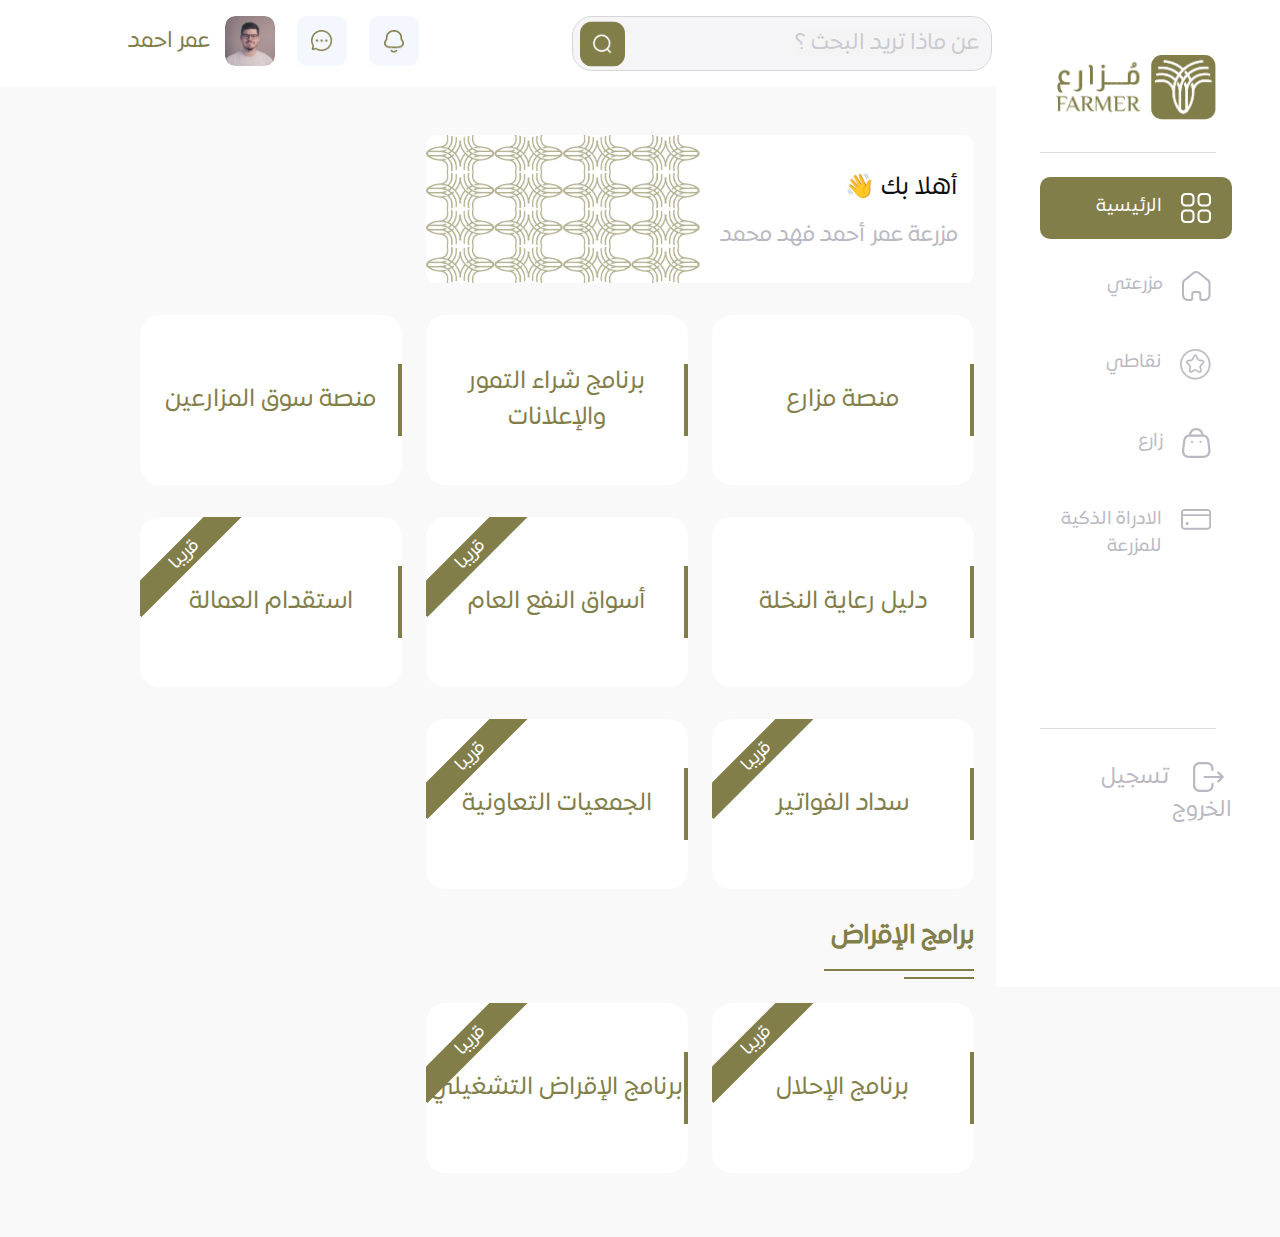
<file: index.html>
<!DOCTYPE html>
<html>

<head>
  <meta name="description" content="">
  <meta name="keywords" content="">
  <meta name="author" content="loz">
  <meta http-equiv="content-Type" content="text/html;charset=UTF-8">
  <meta name="viewport" content="width=device-width, initial-scale=1.0">
  <title>FARMER</title>
  <link rel="icon" href=" " type="">


  <!-- ===================================================================================================== -->
  <!-- css -->
  <link rel="stylesheet" href="css/bootstrap.rtl.min.css">
  <link rel="stylesheet" href="css/all.min.css">

  <!-- <link rel="stylesheet" href="css/style.css"> -->
  <link rel="stylesheet" href="css/style.min.css">

  <!-- ===================================================================================================== -->
</head>

<body>
  <!-- ===================================================================================================== -->
  <nav>
    <div class="navAll">
      <div class="containervv">
        <div class="row py-3 ">
          <div class="col-12">
            <div class="row align-items-center g-0">
              <div class="col-xl-3 col-lg-3 col-md-12 col-sm-12">
              </div>
              <div class="col-xl-9 col-lg-9 col-md-12 col-sm-12 ">
                <div class="row">
                  <div class="col-xl-6 col-lg-12 col-md-12 col-sm-12 box-input-search">
                    <div class="box-form">
                      <input class="form-control " type="text" placeholder="عن ماذا تريد البحث ؟">
                      <button class="btn btn-search"><img src="images/icon/Search.png" alt=""></button>
                    </div>
                  </div>

                  <div class="col-xl-6 col-lg-12 col-md-12 col-sm-12 d-flex box-nav-personly-icon  ">

                    <div class="item-icon-regular">
                      <div class="icon-regular">
                        <!-- <img src="images/icon/Notification.png" alt=""> -->
                        <img src="images/icon/Notification.png" alt="">
                      </div>
                      <div class="box-slideToggle-regular">
                        <div class="icon-caret">
                          <img src="images/icon/triangle.png" alt="">
                        </div>
                        <div class="box-regular">

                          <div>
                            <div class="d-flex align-items-center box-all-regular box-slil-regular">
                              <div class="px-3">
                                <img src="images/icon/Notification.png" alt="">
                              </div>
                              <div>الإشعارات <span>(0)</span></div>
                            </div>
                            <div class="boder-mess"></div>
                          </div>
                          <!-- --------------------------------------------------- -->
                          <div>
                            <div class="d-flex align-items-center box-all-regular">
                              <div class="box-icon-regular">
                                <img src="images/icon/Notification.png" alt="">
                              </div>
                              <div class="px-3">
                                <p>هذا النص هو مثال لنص يمكن أن يستبدل</p>

                                <div class="">
                                  <span>منذ 2 يوم</span>
                                </div>
                              </div>
                            </div>
                            <div class="boder-mess"></div>
                          </div>



                          <div>
                            <div class="d-flex align-items-center box-all-regular">
                              <div class="box-icon-regular">
                                <img src="images/icon/Notification.png" alt="">
                              </div>
                              <div class="px-2">
                                <p>هذا النص هو مثال لنص يمكن أن يستبدل</p>

                                <div class="">
                                  <span>منذ 2 يوم</span>
                                </div>
                              </div>
                            </div>
                            <div class="boder-mess"></div>
                          </div>
                          <div>
                            <div class="d-flex align-items-center box-all-regular">
                              <div class="box-icon-regular">
                                <img src="images/icon/Notification.png" alt="">
                              </div>
                              <div class="px-2">
                                <p>هذا النص هو مثال لنص يمكن أن يستبدل</p>

                                <div class="">
                                  <span>منذ 2 يوم</span>
                                </div>
                              </div>
                            </div>
                            <div class="boder-mess"></div>
                          </div>
                          <div>
                            <div class="d-flex align-items-center box-all-regular">
                              <div class="box-icon-regular">
                                <img src="images/icon/Notification.png" alt="">
                              </div>
                              <div class="px-2">
                                <p>هذا النص هو مثال لنص يمكن أن يستبدل</p>

                                <div class="">
                                  <span>منذ 2 يوم</span>
                                </div>
                              </div>
                            </div>
                            <div class="boder-mess"></div>
                          </div>
                          <div>
                            <div class="d-flex align-items-center box-all-regular">
                              <div class="box-icon-regular">
                                <img src="images/icon/Notification.png" alt="">
                              </div>
                              <div class="px-2">
                                <p>هذا النص هو مثال لنص يمكن أن يستبدل</p>

                                <div class="">
                                  <span>منذ 2 يوم</span>
                                </div>
                              </div>
                            </div>
                            <div class="boder-mess"></div>
                          </div>

                        </div>
                      </div>
                    </div>

                    <div class="item-icon-comment">
                      <div class="icon-comment">
                        <img class="Chat-nav" src="images/icon/Chat.png" alt="">


                      </div>
                      <div class="box-slideToggle-comment">
                        <div class="icon-caret">
                          <img src="images/icon/triangle.png" alt="">
                        </div>
                        <div class="box-comment">

                          <div>
                            <div class="d-flex align-items-center box-all-content box-slil-comment">
                              <div class="px-3">
                                <img class="Chat-nav" src="images/icon/Chat.png" alt="">

                              </div>
                              <div>الرسائل <span>(0)</span></div>
                            </div>
                            <div class="boder-mess"></div>
                          </div>
                          <!-- --------------------------------------------------- -->
                          <div>
                            <div class="d-flex align-items-center box-all-content">
                              <div>
                                <img src="images/img-Mes.png" alt="">
                              </div>
                              <div class="px-2">
                                <p>هذا النص هو مثال لنص يمكن أن يستبدل</p>

                                <div class="d-flex justify-content-between">
                                  <div class="name-nav">عمر احمد</div>
                                  <span>منذ 2 يوم</span>
                                </div>
                              </div>
                            </div>
                            <div class="boder-mess"></div>
                          </div>

                          <div>
                            <div class="d-flex align-items-center box-all-content">
                              <div>
                                <img src="images/img-Mes.png" alt="">
                              </div>
                              <div class="px-2">
                                <p>هذا النص هو مثال لنص يمكن أن يستبدل</p>

                                <div class="d-flex justify-content-between">
                                  <div class="name-nav">عمر احمد</div>
                                  <span>منذ 2 يوم</span>
                                </div>
                              </div>
                            </div>
                            <div class="boder-mess"></div>
                          </div>
                          <div>
                            <div class="d-flex align-items-center box-all-content">
                              <div>
                                <img src="images/img-Mes.png" alt="">
                              </div>
                              <div class="px-2">
                                <p>هذا النص هو مثال لنص يمكن أن يستبدل</p>

                                <div class="d-flex justify-content-between">
                                  <div class="name-nav">عمر احمد</div>
                                  <span>منذ 2 يوم</span>
                                </div>
                              </div>
                            </div>
                            <div class="boder-mess"></div>
                          </div>
                          <div>
                            <div class="d-flex align-items-center box-all-content">
                              <div>
                                <img src="images/img-Mes.png" alt="">
                              </div>
                              <div class="px-2">
                                <p>هذا النص هو مثال لنص يمكن أن يستبدل</p>

                                <div class="d-flex justify-content-between">
                                  <div class="name-nav">عمر احمد</div>
                                  <span>منذ 2 يوم</span>
                                </div>
                              </div>
                            </div>
                            <div class="boder-mess"></div>
                          </div>
                          <div>
                            <div class="d-flex align-items-center box-all-content">
                              <div>
                                <img src="images/img-Mes.png" alt="">
                              </div>
                              <div class="px-2">
                                <p>هذا النص هو مثال لنص يمكن أن يستبدل</p>

                                <div class="d-flex justify-content-between">
                                  <div class="name-nav">عمر احمد</div>
                                  <span>منذ 2 يوم</span>
                                </div>
                              </div>
                            </div>
                            <div class="boder-mess"></div>
                          </div>
                        </div>
                      </div>
                    </div>


                    <div class="d-flex">
                      <div class="box-nav-img-name">
                        <a href="Profile-personly.html">
                          <img src="images/Ellipse-531.png" alt="">
                          <span>عمر احمد</span>
                        </a>
                      </div>
                    </div>

                  </div>
                </div>
              </div>


            </div>
          </div>
        </div>

      </div>
    </div>
  </nav>
  <!-- ===================================================================================================== -->

  <!-- ===================================================================================================== -->
  <section class="section-header-aside">
    <div class="containervv">
      <div class="row">
        <div class="col-auto ">
          <div class="d-flex">
            <aside class="vh-100 ">
              <div class="box-sidebar  row h-100">
                <div class="col-12 ">
                  <a href="index.html" class="box-img-logo">
                    <span><img src="images/logo.png" alt=""></span>
                  </a>
                  <div class="border-boo"></div>

                  <div class="box-items">
                    <a href="index.html" class="active-Sidebar item-Sidebar d-flex">
                      <span class="icon-item">
                        <div class="hover-img-dark">
                          <img class="active-img" src="images/icon/Category-dark.png" alt="">

                          <div class="hover-img-white active-img2">
                            <img class="" src="images/icon/Category-white.png" alt="">
                          </div>
                        </div>
                      </span>
                      الرئيسية
                    </a>

                    <a href="my-farm.html" class="item-Sidebar d-flex">
                      <span class="icon-item">
                        <div class="hover-img-dark">
                          <img class="" src="images/icon/Home-dark.png" alt="">

                          <div class="hover-img-white">
                            <img class="" src="images/icon/Home-white.png" alt="">
                          </div>
                        </div>
                      </span>مزرعتي
                    </a>

                    <a href="my-points.html" class="item-Sidebar d-flex">
                      <span class="icon-item">
                        <div class="hover-img-dark">
                          <img class="" src="images/icon/star-dark.png" alt="">

                          <div class="hover-img-white">
                            <img class="" src="images/icon/star-white.png" alt="">
                          </div>
                        </div>
                      </span>نقاطي
                    </a>

                    <a href="planter.html" class="item-Sidebar d-flex">
                      <span class="icon-item">
                        <div class="hover-img-dark">
                          <img class="" src="images/icon/Bag-dark.png" alt="">

                          <div class="hover-img-white">
                            <img class="" src="images/icon/bag-white.png" alt="">
                          </div>
                        </div>
                      </span>زارع
                    </a>

                    <a href="Smart-farm-management.html" class="item-Sidebar d-flex">
                      <span class="icon-item">
                        <div class="hover-img-dark">
                          <img class="" src="images/icon/Visa-dark.png" alt="">

                          <div class="hover-img-white">
                            <img class="" src="images/icon/Visa-white.png" alt="">
                          </div>
                        </div>
                      </span>الادراة الذكية للمزرعة
                    </a>

                  </div>
                </div>
                <div class="col-12">

                  <div class="border-boo"></div>
                  <a href="#" class="item-Sidebar-Logout"><span class="icon-item"> <img src="images/icon/Logout.png"
                        alt="">
                    </span>تسجيل الخروج</a>

                </div>
              </div>
            </aside>

            <div class=" box-sideBarToggle">
              <button class="maunn ">
                <span></span>
                <span></span>
                <span></span>
              </button>
            </div>
          </div>
        </div>
        <div class="col-xl-9 col-lg-12 col-md-12 col-sm-12">


          <header>
            <div class="my-5 ms-4">
              <div class="row">
                <div class="col-xl-8 col-lg-12 col-md-12 col-sm-12">
                  <div class="box-planter d-flex align-items-center justify-content-between">
                    <div class="ps-3 ">
                      <h2 class="py-2">أهلا بك 👋</h2>
                      <span class="py-2">مزرعة عمر أحمد فهد محمد </span>
                    </div>
                    <div class="box-img-decor">
                      <img src="images/decor.png" alt="">
                      <img src="images/decor.png" alt="">
                    </div>
                  </div>
                </div>
              </div>

              <div class="row my-3">
                <div class="col-xl-4 col-lg-6 col-md-6 col-sm-12  my-3">
                  <a class="item-col-9 " href="#">منصة مزارع</a>
                  <div class="bordr-r"></div>
                </div>

                <div class="col-xl-4 col-lg-6 col-md-6 col-sm-12  my-3">
                  <a class="item-col-9 " href="#">برنامج شراء التمور والإعلانات</a>
                  <div class="bordr-r"></div>
                </div>

                <div class="col-xl-4 col-lg-6 col-md-6 col-sm-12  my-3">
                  <a class="item-col-9" href="#">منصة سوق المزارعين</a>
                  <div class="bordr-r"></div>
                </div>
                <div class="col-xl-4 col-lg-6 col-md-6 col-sm-12  my-3">
                  <a class="item-col-9" href="#">دليل رعاية النخلة</a>
                  <div class="bordr-r"></div>
                </div>

                <div class="col-xl-4 col-lg-6 col-md-6 col-sm-12  my-3">
                  <a class="item-col-9 soon" href="#">أسواق النفع العام</a>
                  <div class="bordr-r"></div>
                </div>
                <div class="col-xl-4 col-lg-6 col-md-6 col-sm-12  my-3">
                  <a class="item-col-9 soon" href="#">استقدام العمالة</a>
                  <div class="bordr-r"></div>
                </div>
                <div class="col-xl-4 col-lg-6 col-md-6 col-sm-12  my-3">
                  <a class="item-col-9 soon" href="#">سداد الفواتير</a>
                  <div class="bordr-r"></div>
                </div>
                <div class="col-xl-4 col-lg-6 col-md-6 col-sm-12  my-3">
                  <a class="item-col-9 soon" href="#">الجمعيات التعاونية</a>
                  <div class="bordr-r"></div>
                </div>
              </div>

              <div>
                <div class="box-lending">
                  <h2>برامج الإقراض</h2>
                  <div class="bordr-bottom"></div>
                </div>
                <div class="row my-3">
                  <div class="col-xl-4 col-lg-6 col-md-6 col-sm-12  my-3">
                    <a class="item-col-9 soon" href="#">برنامج الإحلال</a>
                    <div class="bordr-r"></div>
                  </div>

                  <div class="col-xl-4 col-lg-6 col-md-6 col-sm-12  my-3">
                    <a class="item-col-9 soon" href="#">برنامج الإقراض التشغيلي</a>
                    <div class="bordr-r"></div>
                  </div>

                </div>
              </div>
            </div>
          </header>
        </div>

      </div>
    </div>

  </section>
  <!-- ===================================================================================================== -->

  <!-- ===================================================================================================== -->
  <!-- js -->
  <script src="js/jquery-3.6.1.min.js"></script>
  <script src="js/bootstrap.bundle.min.js"></script>
  <!-- <script src="js/main.js"></script> -->
  <script src="js/main.min.js"></script>
  <!-- ===================================================================================================== -->

</body>

</html>
</file>
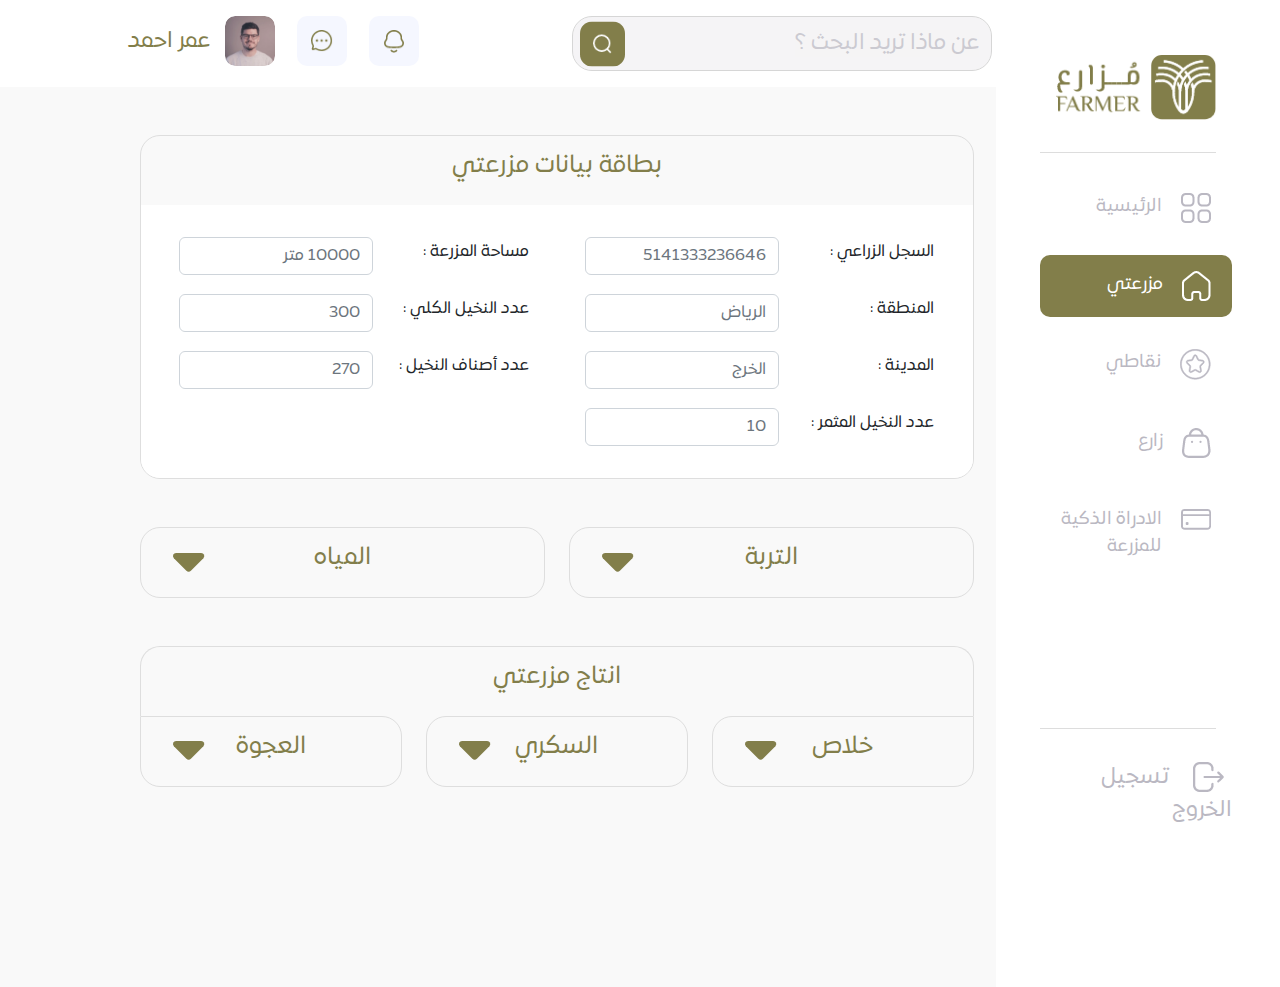
<file: my-farm.html>
<!DOCTYPE html>
<html>

<head>
  <meta name="description" content="">
  <meta name="keywords" content="">
  <meta name="author" content="loz">
  <meta http-equiv="content-Type" content="text/html;charset=UTF-8">
  <meta name="viewport" content="width=device-width, initial-scale=1.0">
  <title>FARMER</title>
  <link rel="icon" href=" " type="">


  <!-- ===================================================================================================== -->
  <!-- css -->
  <link rel="stylesheet" href="css/bootstrap.rtl.min.css">
  <link rel="stylesheet" href="css/all.min.css">

  <!-- <link rel="stylesheet" href="css/style.css"> -->
  <link rel="stylesheet" href="css/style.min.css">

  <!-- ===================================================================================================== -->
</head>

<body>
  <!-- ===================================================================================================== -->
  <nav>
    <div class="navAll">
      <div class="containervv">
        <div class="row py-3 ">
          <div class="col-12">
            <div class="row align-items-center g-0">
              <div class="col-xl-3 col-lg-3 col-md-12 col-sm-12">
              </div>
              <div class="col-xl-9 col-lg-9 col-md-12 col-sm-12 ">
                <div class="row">
                  <div class="col-xl-6 col-lg-12 col-md-12 col-sm-12 box-input-search">
                    <div class="box-form">
                      <input class="form-control " type="text" placeholder="عن ماذا تريد البحث ؟">
                      <button class="btn btn-search"><img src="images/icon/Search.png" alt=""></button>
                    </div>
                  </div>

                  <div class="col-xl-6 col-lg-12 col-md-12 col-sm-12 d-flex box-nav-personly-icon  ">

                    <div class="item-icon-regular">
                      <div class="icon-regular">
                        <!-- <img src="images/icon/Notification.png" alt=""> -->
                        <img src="images/icon/Notification.png" alt="">
                      </div>
                      <div class="box-slideToggle-regular">
                        <div class="icon-caret">
                          <img src="images/icon/triangle.png" alt="">
                        </div>
                        <div class="box-regular">

                          <div>
                            <div class="d-flex align-items-center box-all-regular box-slil-regular">
                              <div class="px-3">
                                <img src="images/icon/Notification.png" alt="">
                              </div>
                              <div>الإشعارات <span>(0)</span></div>
                            </div>
                            <div class="boder-mess"></div>
                          </div>
                          <!-- --------------------------------------------------- -->
                          <div>
                            <div class="d-flex align-items-center box-all-regular">
                              <div class="box-icon-regular">
                                <img src="images/icon/Notification.png" alt="">
                              </div>
                              <div class="px-3">
                                <p>هذا النص هو مثال لنص يمكن أن يستبدل</p>

                                <div class="">
                                  <span>منذ 2 يوم</span>
                                </div>
                              </div>
                            </div>
                            <div class="boder-mess"></div>
                          </div>



                          <div>
                            <div class="d-flex align-items-center box-all-regular">
                              <div class="box-icon-regular">
                                <img src="images/icon/Notification.png" alt="">
                              </div>
                              <div class="px-2">
                                <p>هذا النص هو مثال لنص يمكن أن يستبدل</p>

                                <div class="">
                                  <span>منذ 2 يوم</span>
                                </div>
                              </div>
                            </div>
                            <div class="boder-mess"></div>
                          </div>
                          <div>
                            <div class="d-flex align-items-center box-all-regular">
                              <div class="box-icon-regular">
                                <img src="images/icon/Notification.png" alt="">
                              </div>
                              <div class="px-2">
                                <p>هذا النص هو مثال لنص يمكن أن يستبدل</p>

                                <div class="">
                                  <span>منذ 2 يوم</span>
                                </div>
                              </div>
                            </div>
                            <div class="boder-mess"></div>
                          </div>
                          <div>
                            <div class="d-flex align-items-center box-all-regular">
                              <div class="box-icon-regular">
                                <img src="images/icon/Notification.png" alt="">
                              </div>
                              <div class="px-2">
                                <p>هذا النص هو مثال لنص يمكن أن يستبدل</p>

                                <div class="">
                                  <span>منذ 2 يوم</span>
                                </div>
                              </div>
                            </div>
                            <div class="boder-mess"></div>
                          </div>
                          <div>
                            <div class="d-flex align-items-center box-all-regular">
                              <div class="box-icon-regular">
                                <img src="images/icon/Notification.png" alt="">
                              </div>
                              <div class="px-2">
                                <p>هذا النص هو مثال لنص يمكن أن يستبدل</p>

                                <div class="">
                                  <span>منذ 2 يوم</span>
                                </div>
                              </div>
                            </div>
                            <div class="boder-mess"></div>
                          </div>

                        </div>
                      </div>
                    </div>

                    <div class="item-icon-comment">
                      <div class="icon-comment">
                        <img class="Chat-nav" src="images/icon/Chat.png" alt="">


                      </div>
                      <div class="box-slideToggle-comment">
                        <div class="icon-caret">
                          <img src="images/icon/triangle.png" alt="">
                        </div>
                        <div class="box-comment">

                          <div>
                            <div class="d-flex align-items-center box-all-content box-slil-comment">
                              <div class="px-3">
                                <img class="Chat-nav" src="images/icon/Chat.png" alt="">

                              </div>
                              <div>الرسائل <span>(0)</span></div>
                            </div>
                            <div class="boder-mess"></div>
                          </div>
                          <!-- --------------------------------------------------- -->
                          <div>
                            <div class="d-flex align-items-center box-all-content">
                              <div>
                                <img src="images/img-Mes.png" alt="">
                              </div>
                              <div class="px-2">
                                <p>هذا النص هو مثال لنص يمكن أن يستبدل</p>

                                <div class="d-flex justify-content-between">
                                  <div class="name-nav">عمر احمد</div>
                                  <span>منذ 2 يوم</span>
                                </div>
                              </div>
                            </div>
                            <div class="boder-mess"></div>
                          </div>

                          <div>
                            <div class="d-flex align-items-center box-all-content">
                              <div>
                                <img src="images/img-Mes.png" alt="">
                              </div>
                              <div class="px-2">
                                <p>هذا النص هو مثال لنص يمكن أن يستبدل</p>

                                <div class="d-flex justify-content-between">
                                  <div class="name-nav">عمر احمد</div>
                                  <span>منذ 2 يوم</span>
                                </div>
                              </div>
                            </div>
                            <div class="boder-mess"></div>
                          </div>
                          <div>
                            <div class="d-flex align-items-center box-all-content">
                              <div>
                                <img src="images/img-Mes.png" alt="">
                              </div>
                              <div class="px-2">
                                <p>هذا النص هو مثال لنص يمكن أن يستبدل</p>

                                <div class="d-flex justify-content-between">
                                  <div class="name-nav">عمر احمد</div>
                                  <span>منذ 2 يوم</span>
                                </div>
                              </div>
                            </div>
                            <div class="boder-mess"></div>
                          </div>
                          <div>
                            <div class="d-flex align-items-center box-all-content">
                              <div>
                                <img src="images/img-Mes.png" alt="">
                              </div>
                              <div class="px-2">
                                <p>هذا النص هو مثال لنص يمكن أن يستبدل</p>

                                <div class="d-flex justify-content-between">
                                  <div class="name-nav">عمر احمد</div>
                                  <span>منذ 2 يوم</span>
                                </div>
                              </div>
                            </div>
                            <div class="boder-mess"></div>
                          </div>
                          <div>
                            <div class="d-flex align-items-center box-all-content">
                              <div>
                                <img src="images/img-Mes.png" alt="">
                              </div>
                              <div class="px-2">
                                <p>هذا النص هو مثال لنص يمكن أن يستبدل</p>

                                <div class="d-flex justify-content-between">
                                  <div class="name-nav">عمر احمد</div>
                                  <span>منذ 2 يوم</span>
                                </div>
                              </div>
                            </div>
                            <div class="boder-mess"></div>
                          </div>
                        </div>
                      </div>
                    </div>


                    <div class="d-flex">
                      <div class="box-nav-img-name">
                        <a href="Profile-personly.html">
                          <img src="images/Ellipse-531.png" alt="">
                          <span>عمر احمد</span>
                        </a>
                      </div>
                    </div>

                  </div>
                </div>
              </div>


            </div>
          </div>
        </div>

      </div>
    </div>
  </nav>
  <!-- ===================================================================================================== -->

  <!-- ===================================================================================================== -->
  <section class="section-header-aside">
    <div class="containervv">
      <div class="row">
        <div class="col-auto">
          <div class="d-flex">
            <aside class="vh-100 ">
              <div class="box-sidebar  row h-100">
                <div class="col-12 ">
                  <a href="index.html" class="box-img-logo px-3">
                    <span><img src="images/logo.png" alt=""></span>
                  </a>
                  <div class="border-boo"></div>


                  <div class="box-items">
                    <a href="index.html" class=" item-Sidebar d-flex">
                      <span class="icon-item">
                        <div class="hover-img-dark">
                          <img class="" src="images/icon/Category-dark.png" alt="">

                          <div class="hover-img-white ">
                            <img class="" src="images/icon/Category-white.png" alt="">
                          </div>
                        </div>
                      </span>
                      الرئيسية
                    </a>

                    <a href="my-farm.html" class="active-Sidebar item-Sidebar d-flex">
                      <span class="icon-item">
                        <div class="hover-img-dark">
                          <img class="active-img" src="images/icon/Home-dark.png" alt="">

                          <div class="hover-img-white active-img2">
                            <img class="" src="images/icon/Home-white.png" alt="">
                          </div>
                        </div>
                      </span>مزرعتي
                    </a>

                    <a href="my-points.html" class="item-Sidebar d-flex">
                      <span class="icon-item">
                        <div class="hover-img-dark">
                          <img class="" src="images/icon/star-dark.png" alt="">

                          <div class="hover-img-white">
                            <img class="" src="images/icon/star-white.png" alt="">
                          </div>
                        </div>
                      </span>نقاطي
                    </a>

                    <a href="planter.html" class="item-Sidebar d-flex">
                      <span class="icon-item">
                        <div class="hover-img-dark">
                          <img class="" src="images/icon/Bag-dark.png" alt="">

                          <div class="hover-img-white">
                            <img class="" src="images/icon/bag-white.png" alt="">
                          </div>
                        </div>
                      </span>زارع
                    </a>

                    <a href="Smart-farm-management.html" class="item-Sidebar d-flex">
                      <span class="icon-item">
                        <div class="hover-img-dark">
                          <img class="" src="images/icon/Visa-dark.png" alt="">

                          <div class="hover-img-white">
                            <img class="" src="images/icon/Visa-white.png" alt="">
                          </div>
                        </div>
                      </span>الادراة الذكية للمزرعة
                    </a>

                  </div>
                </div>
                <div class="col-12">

                  <div class="border-boo"></div>
                  <a href="#" class="item-Sidebar-Logout"><span class="icon-item"> <img src="images/icon/Logout.png"
                        alt="">
                    </span>تسجيل الخروج</a>

                </div>
              </div>
            </aside>

            <div class=" box-sideBarToggle">
              <button class="maunn ">
                <span></span>
                <span></span>
                <span></span>
              </button>
            </div>
          </div>
        </div>
        <div class="col-xl-9 col-lg-12 col-md-12 col-sm-12">
          <header>
            <div class="my-5 ms-4">
              <div class="row">
                <div class="col-xl-12 col-lg-12 col-md-12 col-sm-12 ">
                  <div class="box-all-My-farm-data-card">
                    <div class="text-center box-My-farm-data-card">
                      <h2>بطاقة بيانات مزرعتي</h2>
                    </div>
                    <div class="box-item-My-farm-data-card">
                      <div class="row">
                        <div class="col-xl-6 col-lg-6 col-md-12 col-sm-12">



                          <div class="row align-items-center justify-content-between box-label-input">
                            <div class="col-xl-5 col-lg-12 col-md-12 col-sm-12">
                              <label class="form-label">السجل الزراعي :</label>
                            </div>

                            <div class="col-xl-7 col-lg-12 col-md-12 col-sm-12">
                              <input type="text" class="form-control" placeholder="5141333236646">
                            </div>
                          </div>
                          <div class="row align-items-center justify-content-between box-label-input">
                            <div class="col-xl-5 col-lg-12 col-md-12 col-sm-12">
                              <label class="form-label">المنطقة :</label>
                            </div>

                            <div class="col-xl-7 col-lg-12 col-md-12 col-sm-12">
                              <input type="text" class="form-control" placeholder="الرياض">
                            </div>
                          </div>
                          <div class="row align-items-center justify-content-between box-label-input">
                            <div class="col-xl-5 col-lg-12 col-md-12 col-sm-12">
                              <label class="form-label">المدينة :</label>
                            </div>

                            <div class="col-xl-7 col-lg-12 col-md-12 col-sm-12">
                              <input type="text" class="form-control" placeholder="الخرج">
                            </div>
                          </div>

                          <div class="row align-items-center justify-content-between box-label-input">
                            <div class="col-xl-5 col-lg-12 col-md-12 col-sm-12">
                              <label class="form-label">عدد النخيل المثمر :</label>
                            </div>

                            <div class="col-xl-7 col-lg-12 col-md-12 col-sm-12">
                              <input type="text" class="form-control" placeholder="10">
                            </div>
                          </div>

                        </div>

                        <div class="col-xl-6 col-lg-6 col-md-12 col-sm-12">
                          <div class="row align-items-center justify-content-between box-label-input">
                            <div class="col-xl-5 col-lg-12 col-md-12 col-sm-12">
                              <label class="form-label">مساحة المزرعة :</label>
                            </div>

                            <div class="col-xl-7 col-lg-12 col-md-12 col-sm-12">
                              <input type="text" class="form-control" placeholder="10000 متر">
                            </div>
                          </div>
                          <div class="row align-items-center justify-content-between box-label-input">
                            <div class="col-xl-5 col-lg-12 col-md-12 col-sm-12">
                              <label class="form-label">عدد النخيل الكلي :</label>
                            </div>

                            <div class="col-xl-7 col-lg-12 col-md-12 col-sm-12">
                              <input type="text" class="form-control" placeholder="300">
                            </div>
                          </div>

                          <div class="row align-items-center justify-content-between box-label-input">
                            <div class="col-xl-5 col-lg-12 col-md-12 col-sm-12">
                              <label class="form-label">عدد أصناف النخيل :</label>
                            </div>

                            <div class="col-xl-7 col-lg-12 col-md-12 col-sm-12">
                              <input type="text" class="form-control" placeholder="270">
                            </div>
                          </div>
                        </div>
                      </div>
                    </div>
                  </div>
                </div>
                <div class="col-xl-6 col-lg-6 col-md-12 col-sm-12 my-5">
                  <div class="box-all-My-farm-data-card">
                    <div class="text-center box-My-farm-data-card box-the-soil">
                      <i class="Arrow-down-the-soil fa-solid fa-caret-down"></i>
                      <i class="Arrow-up-the-soil fa-solid fa-caret-up"></i>
                      <h2>التربة</h2>
                    </div>
                    <div class="box-item-My-farm-data-card box-the-soil-items">
                      <div class="row">
                        <div class="col-xl-12 col-lg-12 col-md-12 col-sm-12">
                          <div class="row align-items-center justify-content-between box-label-input">
                            <div class="col-xl-5 col-lg-12 col-md-12 col-sm-12 ">
                              <label class="form-label">نوع التربة :</label>
                            </div>

                            <div class="col-xl-7 col-lg-12 col-md-12 col-sm-12 ">
                              <input type="text" class="form-control" placeholder="صخرية">
                            </div>
                          </div>
                          <div class="row align-items-center justify-content-between box-label-input">
                            <div class="col-xl-5 col-lg-12 col-md-12 col-sm-12 ">
                              <label class="form-label">عناصر التربة :</label>
                            </div>

                            <div class="col-xl-7 col-lg-12 col-md-12 col-sm-12 ">
                              <input type="text" class="form-control" placeholder="فوسفور - صوديوم">
                            </div>
                          </div>

                          <div class="row align-items-center justify-content-between box-label-input">
                            <div class="col-xl-5 col-lg-12 col-md-12 col-sm-12 ">
                              <label class="form-label">خصائص التربة :</label>
                            </div>

                            <div class="col-xl-7 col-lg-12 col-md-12 col-sm-12 ">
                              <input type="text" class="form-control" placeholder="أ">
                            </div>
                          </div>

                          <div class="row align-items-center justify-content-between box-label-input">
                            <div class="col-xl-5 col-lg-12 col-md-12 col-sm-12 ">
                              <label class="form-label">تقرير عن التربة :</label>
                            </div>

                            <div class="col-xl-7 col-lg-12 col-md-12 col-sm-12 ">
                              <input type="text" class="form-control" placeholder="تنزيل التقرير">
                            </div>
                          </div>

                        </div>
                      </div>
                    </div>
                  </div>
                </div>
                <div class="col-xl-6 col-lg-6 col-md-12 col-sm-12 my-5">
                  <div class="box-all-My-farm-data-card">
                    <div class="text-center box-My-farm-data-card box-water">
                      <i class="Arrow-down-water fa-solid fa-caret-down"></i>
                      <i class="Arrow-up-water fa-solid fa-caret-up"></i>
                      <h2>المياه</h2>
                    </div>
                    <div class="box-item-My-farm-data-card box-water-items">
                      <div class="row">
                        <div class="row align-items-center justify-content-between box-label-input">
                          <div class="col-xl-5 col-lg-12 col-md-12 col-sm-12 ">
                            <label class="form-label">مصدر المياه :</label>
                          </div>

                          <div class="col-xl-7 col-lg-12 col-md-12 col-sm-12 ">
                            <input type="text" class="form-control" placeholder="ابار">
                          </div>
                        </div>

                        <div class="row align-items-center justify-content-between box-label-input">
                          <div class="col-xl-5 col-lg-12 col-md-12 col-sm-12 ">
                            <label class="form-label">عدد الأبار :</label>
                          </div>

                          <div class="col-xl-7 col-lg-12 col-md-12 col-sm-12 ">
                            <input type="text" class="form-control" placeholder="2">
                          </div>
                        </div>

                        <div class="row align-items-center justify-content-between box-label-input">
                          <div class="col-xl-5 col-lg-12 col-md-12 col-sm-12 ">
                            <label class="form-label">اسم نظام الري :</label>
                          </div>

                          <div class="col-xl-7 col-lg-12 col-md-12 col-sm-12 ">
                            <input type="text" class="form-control" placeholder="الخرج">
                          </div>
                        </div>
                        <div class="row align-items-center justify-content-between box-label-input">
                          <div class="col-xl-5 col-lg-12 col-md-12 col-sm-12 ">
                            <label class="form-label">التوصيات :</label>
                          </div>

                          <div class="col-xl-7 col-lg-12 col-md-12 col-sm-12 ">
                            <input type="text" class="form-control" placeholder="1000 متر">
                          </div>
                        </div>

                      </div>
                    </div>
                  </div>
                </div>
                <div class="col-xl-12 col-lg-12 col-md-12 col-sm-12 ">
                  <div class="box-all-My-farm-data-card-2">
                    <div class="text-center box-My-farm-data-card">
                      <h2>انتاج مزرعتي</h2>
                    </div>
                  </div>

                  <div class="row">
                    <div class="col-xl-4 col-lg-6 col-md-12 col-sm-12 ">
                      <div class="box-all-My-farm-data-card-item-1">
                        <div class="text-center box-My-farm-data-card box-Stop">
                          <i class="Arrow-down-Stop fa-solid fa-caret-down"></i>
                          <i class="Arrow-up-Stop fa-solid fa-caret-up"></i>
                          <h2>خلاص</h2>
                        </div>
                        <div class="box-item-My-farm-data-card-3 box-the-soil-items-Stop">
                          <div class="">
                            <div class="row align-items-center justify-content-between box-label-input">
                              <div class="col-xl-5 col-lg-12 col-md-12 col-sm-12 ">
                                <label class="form-label">الانتاج :</label>
                              </div>

                              <div class="col-xl-7 col-lg-12 col-md-12 col-sm-12 ">
                                <input type="text" class="form-control" placeholder="500">
                              </div>
                            </div>


                            <div class="text-center box-My-farm-data-card-box-h3">
                              <h3>مقارنة متوسط كمية الإنتاج لكل نخلة</h3>
                            </div>

                            <div class="row align-items-center justify-content-between box-label-input">
                              <div class="col-xl-5 col-lg-12 col-md-12 col-sm-12 ">
                                <label class="form-label">مزرعتي :</label>
                              </div>

                              <div class="col-xl-7 col-lg-12 col-md-12 col-sm-12 ">
                                <input type="text" class="form-control" placeholder="10 كيلو">
                              </div>
                            </div>

                            <div class="row align-items-center justify-content-between box-label-input">
                              <div class="col-xl-5 col-lg-12 col-md-12 col-sm-12 ">
                                <label class="form-label">مدينتي :</label>
                              </div>

                              <div class="col-xl-7 col-lg-12 col-md-12 col-sm-12 ">
                                <input type="text" class="form-control" placeholder="12 كيلو">
                              </div>
                            </div>
                            <div class="row align-items-center justify-content-between box-label-input">
                              <div class="col-xl-5 col-lg-12 col-md-12 col-sm-12 ">
                                <label class="form-label">الوزن :</label>
                              </div>

                              <div class="col-xl-7 col-lg-12 col-md-12 col-sm-12 ">
                                <input type="text" class="form-control" placeholder="10 كيلو">
                              </div>
                            </div>




                            <div class="text-center box-My-farm-data-card-box-h3">
                              <h3>مقارنة متوسط الفاقد</h3>
                            </div>

                            <div class="row align-items-center justify-content-between box-label-input">
                              <div class="col-xl-5 col-lg-12 col-md-12 col-sm-12 ">
                                <label class="form-label">مزرعتي :</label>
                              </div>

                              <div class="col-xl-7 col-lg-12 col-md-12 col-sm-12 ">
                                <input type="text" class="form-control" placeholder="10 كيلو">
                              </div>
                            </div>

                            <div class="row align-items-center justify-content-between box-label-input">
                              <div class="col-xl-5 col-lg-12 col-md-12 col-sm-12 ">
                                <label class="form-label">مدينتي :</label>
                              </div>

                              <div class="col-xl-7 col-lg-12 col-md-12 col-sm-12 ">
                                <input type="text" class="form-control" placeholder="12 كيلو">
                              </div>
                            </div>
                            <div class="row align-items-center justify-content-between box-label-input">
                              <div class="col-xl-5 col-lg-12 col-md-12 col-sm-12 ">
                                <label class="form-label">الوزن :</label>
                              </div>

                              <div class="col-xl-7 col-lg-12 col-md-12 col-sm-12 ">
                                <input type="text" class="form-control" placeholder="10 كيلو">
                              </div>
                            </div>


                            <div class="text-center box-My-farm-data-card-box-h3">
                              <h3>متوسط نوعيه الانتاج</h3>
                            </div>

                            <div class="row align-items-center justify-content-between box-label-input">
                              <div class="col-xl-5 col-lg-12 col-md-12 col-sm-12 ">
                                <label class="form-label">مزرعتي :</label>
                              </div>

                              <div class="col-xl-7 col-lg-12 col-md-12 col-sm-12 ">
                                <input type="text" class="form-control" placeholder="10 كيلو">
                              </div>
                            </div>

                            <div class="row align-items-center justify-content-between box-label-input">
                              <div class="col-xl-5 col-lg-12 col-md-12 col-sm-12 ">
                                <label class="form-label">مدينتي :</label>
                              </div>

                              <div class="col-xl-7 col-lg-12 col-md-12 col-sm-12 ">
                                <input type="text" class="form-control" placeholder="12 كيلو">
                              </div>
                            </div>
                            <div class="row align-items-center justify-content-between box-label-input">
                              <div class="col-xl-5 col-lg-12 col-md-12 col-sm-12 ">
                                <label class="form-label">الوزن :</label>
                              </div>

                              <div class="col-xl-7 col-lg-12 col-md-12 col-sm-12 ">
                                <input type="text" class="form-control" placeholder="10 كيلو">
                              </div>
                            </div>


                            <div class="text-center box-My-farm-data-card-box-h3">
                              <h3>سعر البيع</h3>
                            </div>

                            <div class="row align-items-center justify-content-between box-label-input">
                              <div class="col-xl-5 col-lg-12 col-md-12 col-sm-12 ">
                                <label class="form-label">مزرعتي :</label>
                              </div>

                              <div class="col-xl-7 col-lg-12 col-md-12 col-sm-12 ">
                                <input type="text" class="form-control" placeholder="15 ريال للكيلو">
                              </div>
                            </div>

                            <div class="row align-items-center justify-content-between box-label-input">
                              <div class="col-xl-5 col-lg-12 col-md-12 col-sm-12 ">
                                <label class="form-label">مدينتي :</label>
                              </div>

                              <div class="col-xl-7 col-lg-12 col-md-12 col-sm-12 ">
                                <input type="text" class="form-control" placeholder="12 كيلو">
                              </div>
                            </div>
                            <div class="row align-items-center justify-content-between box-label-input">
                              <div class="col-xl-5 col-lg-12 col-md-12 col-sm-12 ">
                                <label class="form-label">الوزن :</label>
                              </div>

                              <div class="col-xl-7 col-lg-12 col-md-12 col-sm-12 ">
                                <input type="text" class="form-control" placeholder="10 كيلو ">
                              </div>
                            </div>


                          </div>
                        </div>
                      </div>
                    </div>

                    <div class="col-xl-4 col-lg-6 col-md-12 col-sm-12 ">
                      <div class="box-all-My-farm-data-card">
                        <div class="text-center box-My-farm-data-card box-diabetes">
                          <i class="Arrow-down-diabetes fa-solid fa-caret-down"></i>
                          <i class="Arrow-up-diabetes fa-solid fa-caret-up"></i>
                          <h2>السكري</h2>
                        </div>

                        <div class="box-item-My-farm-data-card-3 box-the-soil-items-diabetes">
                          <div class="">
                            <div class="row align-items-center justify-content-between box-label-input">
                              <div class="col-xl-5 col-lg-12 col-md-12 col-sm-12 ">
                                <label class="form-label">الانتاج :</label>
                              </div>

                              <div class="col-xl-7 col-lg-12 col-md-12 col-sm-12 ">
                                <input type="text" class="form-control" placeholder="500">
                              </div>
                            </div>


                            <div class="text-center box-My-farm-data-card-box-h3">
                              <h3>مقارنة متوسط كمية الإنتاج لكل نخلة</h3>
                            </div>

                            <div class="row align-items-center justify-content-between box-label-input">
                              <div class="col-xl-5 col-lg-12 col-md-12 col-sm-12 ">
                                <label class="form-label">مزرعتي :</label>
                              </div>

                              <div class="col-xl-7 col-lg-12 col-md-12 col-sm-12 ">
                                <input type="text" class="form-control" placeholder="10 كيلو">
                              </div>
                            </div>

                            <div class="row align-items-center justify-content-between box-label-input">
                              <div class="col-xl-5 col-lg-12 col-md-12 col-sm-12 ">
                                <label class="form-label">مدينتي :</label>
                              </div>

                              <div class="col-xl-7 col-lg-12 col-md-12 col-sm-12 ">
                                <input type="text" class="form-control" placeholder="12 كيلو">
                              </div>
                            </div>
                            <div class="row align-items-center justify-content-between box-label-input">
                              <div class="col-xl-5 col-lg-12 col-md-12 col-sm-12 ">
                                <label class="form-label">الوزن :</label>
                              </div>

                              <div class="col-xl-7 col-lg-12 col-md-12 col-sm-12 ">
                                <input type="text" class="form-control" placeholder="10 كيلو">
                              </div>
                            </div>




                            <div class="text-center box-My-farm-data-card-box-h3">
                              <h3>مقارنة متوسط الفاقد</h3>
                            </div>

                            <div class="row align-items-center justify-content-between box-label-input">
                              <div class="col-xl-5 col-lg-12 col-md-12 col-sm-12 ">
                                <label class="form-label">مزرعتي :</label>
                              </div>

                              <div class="col-xl-7 col-lg-12 col-md-12 col-sm-12 ">
                                <input type="text" class="form-control" placeholder="10 كيلو">
                              </div>
                            </div>

                            <div class="row align-items-center justify-content-between box-label-input">
                              <div class="col-xl-5 col-lg-12 col-md-12 col-sm-12 ">
                                <label class="form-label">مدينتي :</label>
                              </div>

                              <div class="col-xl-7 col-lg-12 col-md-12 col-sm-12 ">
                                <input type="text" class="form-control" placeholder="12 كيلو">
                              </div>
                            </div>
                            <div class="row align-items-center justify-content-between box-label-input">
                              <div class="col-xl-5 col-lg-12 col-md-12 col-sm-12 ">
                                <label class="form-label">الوزن :</label>
                              </div>

                              <div class="col-xl-7 col-lg-12 col-md-12 col-sm-12 ">
                                <input type="text" class="form-control" placeholder="10 كيلو">
                              </div>
                            </div>


                            <div class="text-center box-My-farm-data-card-box-h3">
                              <h3>متوسط نوعيه الانتاج</h3>
                            </div>

                            <div class="row align-items-center justify-content-between box-label-input">
                              <div class="col-xl-5 col-lg-12 col-md-12 col-sm-12 ">
                                <label class="form-label">مزرعتي :</label>
                              </div>

                              <div class="col-xl-7 col-lg-12 col-md-12 col-sm-12 ">
                                <input type="text" class="form-control" placeholder="10 كيلو">
                              </div>
                            </div>

                            <div class="row align-items-center justify-content-between box-label-input">
                              <div class="col-xl-5 col-lg-12 col-md-12 col-sm-12 ">
                                <label class="form-label">مدينتي :</label>
                              </div>

                              <div class="col-xl-7 col-lg-12 col-md-12 col-sm-12 ">
                                <input type="text" class="form-control" placeholder="12 كيلو">
                              </div>
                            </div>
                            <div class="row align-items-center justify-content-between box-label-input">
                              <div class="col-xl-5 col-lg-12 col-md-12 col-sm-12 ">
                                <label class="form-label">الوزن :</label>
                              </div>

                              <div class="col-xl-7 col-lg-12 col-md-12 col-sm-12 ">
                                <input type="text" class="form-control" placeholder="10 كيلو">
                              </div>
                            </div>


                            <div class="text-center box-My-farm-data-card-box-h3">
                              <h3>سعر البيع</h3>
                            </div>

                            <div class="row align-items-center justify-content-between box-label-input">
                              <div class="col-xl-5 col-lg-12 col-md-12 col-sm-12 ">
                                <label class="form-label">مزرعتي :</label>
                              </div>

                              <div class="col-xl-7 col-lg-12 col-md-12 col-sm-12 ">
                                <input type="text" class="form-control" placeholder="15 ريال للكيلو">
                              </div>
                            </div>

                            <div class="row align-items-center justify-content-between box-label-input">
                              <div class="col-xl-5 col-lg-12 col-md-12 col-sm-12 ">
                                <label class="form-label">مدينتي :</label>
                              </div>

                              <div class="col-xl-7 col-lg-12 col-md-12 col-sm-12 ">
                                <input type="text" class="form-control" placeholder="12 كيلو">
                              </div>
                            </div>
                            <div class="row align-items-center justify-content-between box-label-input">
                              <div class="col-xl-5 col-lg-12 col-md-12 col-sm-12 ">
                                <label class="form-label">الوزن :</label>
                              </div>

                              <div class="col-xl-7 col-lg-12 col-md-12 col-sm-12 ">
                                <input type="text" class="form-control" placeholder="10 كيلو ">
                              </div>
                            </div>


                          </div>
                        </div>
                      </div>
                    </div>

                    <div class="col-xl-4 col-lg-6 col-md-12 col-sm-12 ">
                      <div class="box-all-My-farm-data-card-item-3">
                        <div class="text-center box-My-farm-data-card box-Ajwa">
                          <i class="Arrow-down-Ajwa fa-solid fa-caret-down"></i>
                          <i class="Arrow-up-Ajwa fa-solid fa-caret-up"></i>
                          <h2>العجوة</h2>
                        </div>
                        <div class="box-item-My-farm-data-card-3 box-the-soil-items-Ajwa">
                          <div class="">
                            <div class="row align-items-center justify-content-between box-label-input">
                              <div class="col-xl-5 col-lg-12 col-md-12 col-sm-12 ">
                                <label class="form-label">الانتاج :</label>
                              </div>

                              <div class="col-xl-7 col-lg-12 col-md-12 col-sm-12 ">
                                <input type="text" class="form-control" placeholder="500">
                              </div>
                            </div>


                            <div class="text-center box-My-farm-data-card-box-h3">
                              <h3>مقارنة متوسط كمية الإنتاج لكل نخلة</h3>
                            </div>

                            <div class="row align-items-center justify-content-between box-label-input">
                              <div class="col-xl-5 col-lg-12 col-md-12 col-sm-12 ">
                                <label class="form-label">مزرعتي :</label>
                              </div>

                              <div class="col-xl-7 col-lg-12 col-md-12 col-sm-12 ">
                                <input type="text" class="form-control" placeholder="10 كيلو">
                              </div>
                            </div>

                            <div class="row align-items-center justify-content-between box-label-input">
                              <div class="col-xl-5 col-lg-12 col-md-12 col-sm-12 ">
                                <label class="form-label">مدينتي :</label>
                              </div>

                              <div class="col-xl-7 col-lg-12 col-md-12 col-sm-12 ">
                                <input type="text" class="form-control" placeholder="12 كيلو">
                              </div>
                            </div>
                            <div class="row align-items-center justify-content-between box-label-input">
                              <div class="col-xl-5 col-lg-12 col-md-12 col-sm-12 ">
                                <label class="form-label">الوزن :</label>
                              </div>

                              <div class="col-xl-7 col-lg-12 col-md-12 col-sm-12 ">
                                <input type="text" class="form-control" placeholder="10 كيلو">
                              </div>
                            </div>




                            <div class="text-center box-My-farm-data-card-box-h3">
                              <h3>مقارنة متوسط الفاقد</h3>
                            </div>

                            <div class="row align-items-center justify-content-between box-label-input">
                              <div class="col-xl-5 col-lg-12 col-md-12 col-sm-12 ">
                                <label class="form-label">مزرعتي :</label>
                              </div>

                              <div class="col-xl-7 col-lg-12 col-md-12 col-sm-12 ">
                                <input type="text" class="form-control" placeholder="10 كيلو">
                              </div>
                            </div>

                            <div class="row align-items-center justify-content-between box-label-input">
                              <div class="col-xl-5 col-lg-12 col-md-12 col-sm-12 ">
                                <label class="form-label">مدينتي :</label>
                              </div>

                              <div class="col-xl-7 col-lg-12 col-md-12 col-sm-12 ">
                                <input type="text" class="form-control" placeholder="12 كيلو">
                              </div>
                            </div>
                            <div class="row align-items-center justify-content-between box-label-input">
                              <div class="col-xl-5 col-lg-12 col-md-12 col-sm-12 ">
                                <label class="form-label">الوزن :</label>
                              </div>

                              <div class="col-xl-7 col-lg-12 col-md-12 col-sm-12 ">
                                <input type="text" class="form-control" placeholder="10 كيلو">
                              </div>
                            </div>


                            <div class="text-center box-My-farm-data-card-box-h3">
                              <h3>متوسط نوعيه الانتاج</h3>
                            </div>

                            <div class="row align-items-center justify-content-between box-label-input">
                              <div class="col-xl-5 col-lg-12 col-md-12 col-sm-12 ">
                                <label class="form-label">مزرعتي :</label>
                              </div>

                              <div class="col-xl-7 col-lg-12 col-md-12 col-sm-12 ">
                                <input type="text" class="form-control" placeholder="10 كيلو">
                              </div>
                            </div>

                            <div class="row align-items-center justify-content-between box-label-input">
                              <div class="col-xl-5 col-lg-12 col-md-12 col-sm-12 ">
                                <label class="form-label">مدينتي :</label>
                              </div>

                              <div class="col-xl-7 col-lg-12 col-md-12 col-sm-12 ">
                                <input type="text" class="form-control" placeholder="12 كيلو">
                              </div>
                            </div>
                            <div class="row align-items-center justify-content-between box-label-input">
                              <div class="col-xl-5 col-lg-12 col-md-12 col-sm-12 ">
                                <label class="form-label">الوزن :</label>
                              </div>

                              <div class="col-xl-7 col-lg-12 col-md-12 col-sm-12 ">
                                <input type="text" class="form-control" placeholder="10 كيلو">
                              </div>
                            </div>


                            <div class="text-center box-My-farm-data-card-box-h3">
                              <h3>سعر البيع</h3>
                            </div>

                            <div class="row align-items-center justify-content-between box-label-input">
                              <div class="col-xl-5 col-lg-12 col-md-12 col-sm-12 ">
                                <label class="form-label">مزرعتي :</label>
                              </div>

                              <div class="col-xl-7 col-lg-12 col-md-12 col-sm-12 ">
                                <input type="text" class="form-control" placeholder="15 ريال للكيلو">
                              </div>
                            </div>

                            <div class="row align-items-center justify-content-between box-label-input">
                              <div class="col-xl-5 col-lg-12 col-md-12 col-sm-12 ">
                                <label class="form-label">مدينتي :</label>
                              </div>

                              <div class="col-xl-7 col-lg-12 col-md-12 col-sm-12 ">
                                <input type="text" class="form-control" placeholder="12 كيلو">
                              </div>
                            </div>
                            <div class="row align-items-center justify-content-between box-label-input">
                              <div class="col-xl-5 col-lg-12 col-md-12 col-sm-12 ">
                                <label class="form-label">الوزن :</label>
                              </div>

                              <div class="col-xl-7 col-lg-12 col-md-12 col-sm-12 ">
                                <input type="text" class="form-control" placeholder="10 كيلو ">
                              </div>
                            </div>


                          </div>
                        </div>
                      </div>
                    </div>
                  </div>
                </div>
              </div>
            </div>
          </header>
        </div>
      </div>
    </div>
  </section>
  <!-- ===================================================================================================== -->

  <!-- ===================================================================================================== -->
  <!-- js -->
  <script src="js/jquery-3.6.1.min.js"></script>
  <script src="js/bootstrap.bundle.min.js"></script>
  <!-- <script src="js/main.js"></script> -->
  <script src="js/main.min.js"></script>
  <!-- ===================================================================================================== -->
</body>

</html>
</file>
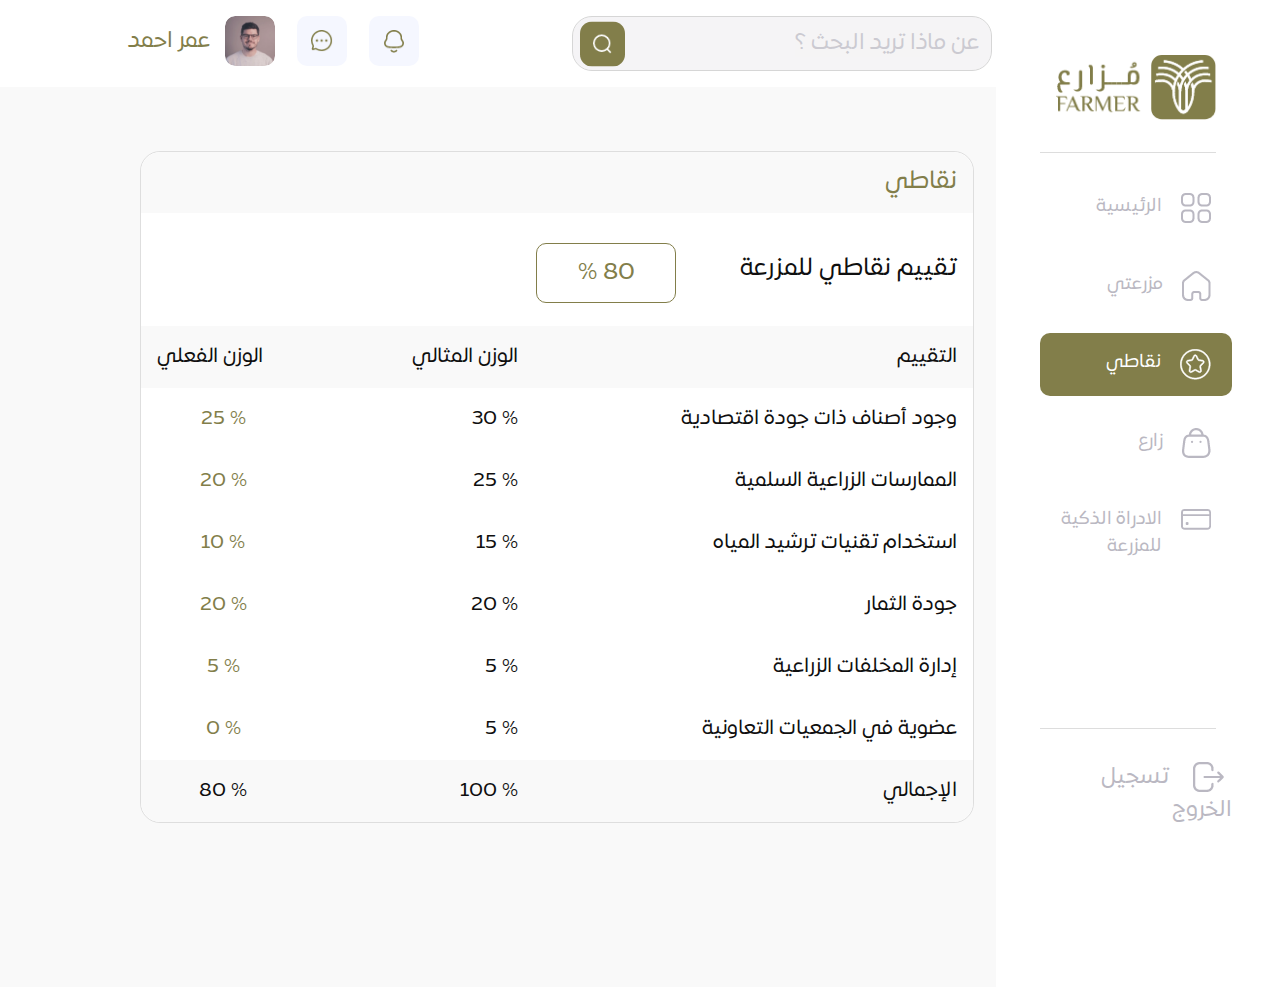
<file: my-points.html>
<!DOCTYPE html>
<html>

<head>
  <meta name="description" content="">
  <meta name="keywords" content="">
  <meta name="author" content="loz">
  <meta http-equiv="content-Type" content="text/html;charset=UTF-8">
  <meta name="viewport" content="width=device-width, initial-scale=1.0">
  <title>FARMER</title>
  <link rel="icon" href=" " type="">
  <!-- ===================================================================================================== -->
  <!-- css -->
  <link rel="stylesheet" href="css/bootstrap.rtl.min.css">
  <link rel="stylesheet" href="css/all.min.css">

  <!-- <link rel="stylesheet" href="css/style.css"> -->
  <link rel="stylesheet" href="css/style.min.css">
  <!-- ===================================================================================================== -->
</head>

<body>
  <!-- ===================================================================================================== -->
  <nav>
    <div class="navAll">
      <div class="containervv">
        <div class="row py-3 ">
          <div class="col-12">
            <div class="row align-items-center g-0">
              <div class="col-xl-3 col-lg-3 col-md-12 col-sm-12">
              </div>
              <div class="col-xl-9 col-lg-9 col-md-12 col-sm-12 ">
                <div class="row">
                  <div class="col-xl-6 col-lg-12 col-md-12 col-sm-12 box-input-search">
                    <div class="box-form">
                      <input class="form-control " type="text" placeholder="عن ماذا تريد البحث ؟">
                      <button class="btn btn-search"><img src="images/icon/Search.png" alt=""></button>
                    </div>
                  </div>

                  <div class="col-xl-6 col-lg-12 col-md-12 col-sm-12 d-flex box-nav-personly-icon  ">

                    <div class="item-icon-regular">
                      <div class="icon-regular">
                        <!-- <img src="images/icon/Notification.png" alt=""> -->
                        <img src="images/icon/Notification.png" alt="">
                      </div>
                      <div class="box-slideToggle-regular">
                        <div class="icon-caret">
                          <img src="images/icon/triangle.png" alt="">
                        </div>
                        <div class="box-regular">

                          <div>
                            <div class="d-flex align-items-center box-all-regular box-slil-regular">
                              <div class="px-3">
                                <img src="images/icon/Notification.png" alt="">
                              </div>
                              <div>الإشعارات <span>(0)</span></div>
                            </div>
                            <div class="boder-mess"></div>
                          </div>
                          <!-- --------------------------------------------------- -->
                          <div>
                            <div class="d-flex align-items-center box-all-regular">
                              <div class="box-icon-regular">
                                <img src="images/icon/Notification.png" alt="">
                              </div>
                              <div class="px-3">
                                <p>هذا النص هو مثال لنص يمكن أن يستبدل</p>

                                <div class="">
                                  <span>منذ 2 يوم</span>
                                </div>
                              </div>
                            </div>
                            <div class="boder-mess"></div>
                          </div>



                          <div>
                            <div class="d-flex align-items-center box-all-regular">
                              <div class="box-icon-regular">
                                <img src="images/icon/Notification.png" alt="">
                              </div>
                              <div class="px-2">
                                <p>هذا النص هو مثال لنص يمكن أن يستبدل</p>

                                <div class="">
                                  <span>منذ 2 يوم</span>
                                </div>
                              </div>
                            </div>
                            <div class="boder-mess"></div>
                          </div>
                          <div>
                            <div class="d-flex align-items-center box-all-regular">
                              <div class="box-icon-regular">
                                <img src="images/icon/Notification.png" alt="">
                              </div>
                              <div class="px-2">
                                <p>هذا النص هو مثال لنص يمكن أن يستبدل</p>

                                <div class="">
                                  <span>منذ 2 يوم</span>
                                </div>
                              </div>
                            </div>
                            <div class="boder-mess"></div>
                          </div>
                          <div>
                            <div class="d-flex align-items-center box-all-regular">
                              <div class="box-icon-regular">
                                <img src="images/icon/Notification.png" alt="">
                              </div>
                              <div class="px-2">
                                <p>هذا النص هو مثال لنص يمكن أن يستبدل</p>

                                <div class="">
                                  <span>منذ 2 يوم</span>
                                </div>
                              </div>
                            </div>
                            <div class="boder-mess"></div>
                          </div>
                          <div>
                            <div class="d-flex align-items-center box-all-regular">
                              <div class="box-icon-regular">
                                <img src="images/icon/Notification.png" alt="">
                              </div>
                              <div class="px-2">
                                <p>هذا النص هو مثال لنص يمكن أن يستبدل</p>

                                <div class="">
                                  <span>منذ 2 يوم</span>
                                </div>
                              </div>
                            </div>
                            <div class="boder-mess"></div>
                          </div>

                        </div>
                      </div>
                    </div>

                    <div class="item-icon-comment">
                      <div class="icon-comment">
                        <img class="Chat-nav" src="images/icon/Chat.png" alt="">


                      </div>
                      <div class="box-slideToggle-comment">
                        <div class="icon-caret">
                          <img src="images/icon/triangle.png" alt="">
                        </div>
                        <div class="box-comment">

                          <div>
                            <div class="d-flex align-items-center box-all-content box-slil-comment">
                              <div class="px-3">
                                <img class="Chat-nav" src="images/icon/Chat.png" alt="">

                              </div>
                              <div>الرسائل <span>(0)</span></div>
                            </div>
                            <div class="boder-mess"></div>
                          </div>
                          <!-- --------------------------------------------------- -->
                          <div>
                            <div class="d-flex align-items-center box-all-content">
                              <div>
                                <img src="images/img-Mes.png" alt="">
                              </div>
                              <div class="px-2">
                                <p>هذا النص هو مثال لنص يمكن أن يستبدل</p>

                                <div class="d-flex justify-content-between">
                                  <div class="name-nav">عمر احمد</div>
                                  <span>منذ 2 يوم</span>
                                </div>
                              </div>
                            </div>
                            <div class="boder-mess"></div>
                          </div>

                          <div>
                            <div class="d-flex align-items-center box-all-content">
                              <div>
                                <img src="images/img-Mes.png" alt="">
                              </div>
                              <div class="px-2">
                                <p>هذا النص هو مثال لنص يمكن أن يستبدل</p>

                                <div class="d-flex justify-content-between">
                                  <div class="name-nav">عمر احمد</div>
                                  <span>منذ 2 يوم</span>
                                </div>
                              </div>
                            </div>
                            <div class="boder-mess"></div>
                          </div>
                          <div>
                            <div class="d-flex align-items-center box-all-content">
                              <div>
                                <img src="images/img-Mes.png" alt="">
                              </div>
                              <div class="px-2">
                                <p>هذا النص هو مثال لنص يمكن أن يستبدل</p>

                                <div class="d-flex justify-content-between">
                                  <div class="name-nav">عمر احمد</div>
                                  <span>منذ 2 يوم</span>
                                </div>
                              </div>
                            </div>
                            <div class="boder-mess"></div>
                          </div>
                          <div>
                            <div class="d-flex align-items-center box-all-content">
                              <div>
                                <img src="images/img-Mes.png" alt="">
                              </div>
                              <div class="px-2">
                                <p>هذا النص هو مثال لنص يمكن أن يستبدل</p>

                                <div class="d-flex justify-content-between">
                                  <div class="name-nav">عمر احمد</div>
                                  <span>منذ 2 يوم</span>
                                </div>
                              </div>
                            </div>
                            <div class="boder-mess"></div>
                          </div>
                          <div>
                            <div class="d-flex align-items-center box-all-content">
                              <div>
                                <img src="images/img-Mes.png" alt="">
                              </div>
                              <div class="px-2">
                                <p>هذا النص هو مثال لنص يمكن أن يستبدل</p>

                                <div class="d-flex justify-content-between">
                                  <div class="name-nav">عمر احمد</div>
                                  <span>منذ 2 يوم</span>
                                </div>
                              </div>
                            </div>
                            <div class="boder-mess"></div>
                          </div>
                        </div>
                      </div>
                    </div>


                    <div class="d-flex">
                      <div class="box-nav-img-name">
                        <a href="Profile-personly.html">
                          <img src="images/Ellipse-531.png" alt="">
                          <span>عمر احمد</span>
                        </a>
                      </div>
                    </div>

                  </div>
                </div>
              </div>


            </div>
          </div>
        </div>

      </div>
    </div>
  </nav>
  <!-- ===================================================================================================== -->

  <!-- ===================================================================================================== -->
  <section class="section-header-aside">
    <div class="containervv">
      <div class="row">
        <div class="col-auto">
          <div class="d-flex">

            <aside class="vh-100 ">
              <div class="box-sidebar  row h-100">
                <div class="col-12 ">
                  <a href="index.html" class="box-img-logo">
                    <span><img src="images/logo.png" alt=""></span>
                  </a>
                  <div class="border-boo"></div>

                  <div class="box-items">
                    <a href="index.html" class=" item-Sidebar d-flex">
                      <span class="icon-item">
                        <div class="hover-img-dark">
                          <img class="" src="images/icon/Category-dark.png" alt="">

                          <div class="hover-img-white ">
                            <img class="" src="images/icon/Category-white.png" alt="">
                          </div>
                        </div>
                      </span>
                      الرئيسية
                    </a>

                    <a href="my-farm.html" class="item-Sidebar d-flex">
                      <span class="icon-item">
                        <div class="hover-img-dark">
                          <img class="" src="images/icon/Home-dark.png" alt="">

                          <div class="hover-img-white ">
                            <img class="" src="images/icon/Home-white.png" alt="">
                          </div>
                        </div>
                      </span>مزرعتي
                    </a>

                    <a href="my-points.html" class="active-Sidebar item-Sidebar d-flex">
                      <span class="icon-item">
                        <div class="hover-img-dark">
                          <img class="active-img" src="images/icon/star-dark.png" alt="">

                          <div class="hover-img-white active-img2">
                            <img class="" src="images/icon/star-white.png" alt="">
                          </div>
                        </div>
                      </span>نقاطي
                    </a>

                    <a href="planter.html" class="item-Sidebar d-flex">
                      <span class="icon-item">
                        <div class="hover-img-dark">
                          <img class="" src="images/icon/Bag-dark.png" alt="">

                          <div class="hover-img-white">
                            <img class="" src="images/icon/bag-white.png" alt="">
                          </div>
                        </div>
                      </span>زارع
                    </a>

                    <a href="Smart-farm-management.html" class="item-Sidebar d-flex">
                      <span class="icon-item">
                        <div class="hover-img-dark">
                          <img class="" src="images/icon/Visa-dark.png" alt="">

                          <div class="hover-img-white">
                            <img class="" src="images/icon/Visa-white.png" alt="">
                          </div>
                        </div>
                      </span>الادراة الذكية للمزرعة
                    </a>

                  </div>
                </div>
                <div class="col-12">

                  <div class="border-boo"></div>
                  <a href="#" class="item-Sidebar-Logout"><span class="icon-item"> <img src="images/icon/Logout.png"
                        alt="">
                    </span>تسجيل الخروج</a>

                </div>
              </div>
            </aside>
            <div class=" box-sideBarToggle">
              <button class="maunn ">
                <span></span>
                <span></span>
                <span></span>
              </button>
            </div>
          </div>



        </div>
        <div class="col-xl-9 col-lg-12 col-md-12 col-sm-12">
          <header>
            <div class="my-5 ms-4">
              <div class="row">
                <div class="col-xl-12 col-lg-12 col-md-12 col-sm-12 my-3">
                  <div class="box-data-text">
                    <div>
                      <h2>نقاطي</h2>
                    </div>
                    <div class="box-data-form">

                      <div class="d-flex align-items-center box-evaluation-80">
                        <h3>تقييم نقاطي للمزرعة</h3>
                        <span>80 %</span>
                      </div>
                    </div>



                    <div class="box-table-all">
                      <table class="table  table-borderless ">
                        <thead>
                          <tr class="tr-head box-table  ">
                            <th class="">التقييم</th>
                            <th class="">الوزن المثالي</th>
                            <th class="text-end">الوزن الفعلي</th>
                          </tr>
                        </thead>
                        <tbody>
                          <tr class="box-table">
                            <th>وجود أصناف ذات جودة اقتصادية</th>
                            <td>% 30</td>
                            <td class="text-center ps-5">% 25</td>

                          </tr>
                          <tr class="box-table">
                            <th>الممارسات الزراعية السلمية</th>
                            <td>% 25</td>
                            <td class="text-center ps-5">% 20</td>

                          </tr>
                          <tr class="box-table">
                            <th>استخدام تقنيات ترشيد المياه</th>
                            <td>% 15</td>
                            <td class="text-center ps-5">% 10</td>
                          </tr>

                          <tr class="box-table">
                            <th>جودة الثمار</th>
                            <td>% 20</td>
                            <td class="text-center ps-5">% 20</td>
                          </tr>
                          <tr class="box-table">
                            <th>إدارة المخلفات الزراعية</th>
                            <td>% 5</td>
                            <td class="text-center ps-5">% 5</td>
                          </tr>
                          <tr class="box-table">
                            <th>عضوية في الجمعيات التعاونية</th>
                            <td>% 5</td>
                            <td class="text-center ps-5">% 0</td>
                          </tr>
                          <tr class="box-table tr-head">
                            <th class="border-radius1">الإجمالي</th>
                            <td>% 100</td>
                            <td class="text-center ps-5 end-head border-radius2">% 80</td>
                          </tr>

                        </tbody>
                      </table>
                    </div>
                  </div>
                </div>

              </div>



            </div>
          </header>
        </div>
      </div>
    </div>

  </section>
  <!-- ===================================================================================================== -->

  <!-- ===================================================================================================== -->
  <!-- js -->
  <script src="js/jquery-3.6.1.min.js"></script>
  <script src="js/bootstrap.bundle.min.js"></script>
  <!-- <script src="js/main.js"></script> -->
  <script src="js/main.min.js"></script>
  <!-- ===================================================================================================== -->

</body>

</html>
</file>
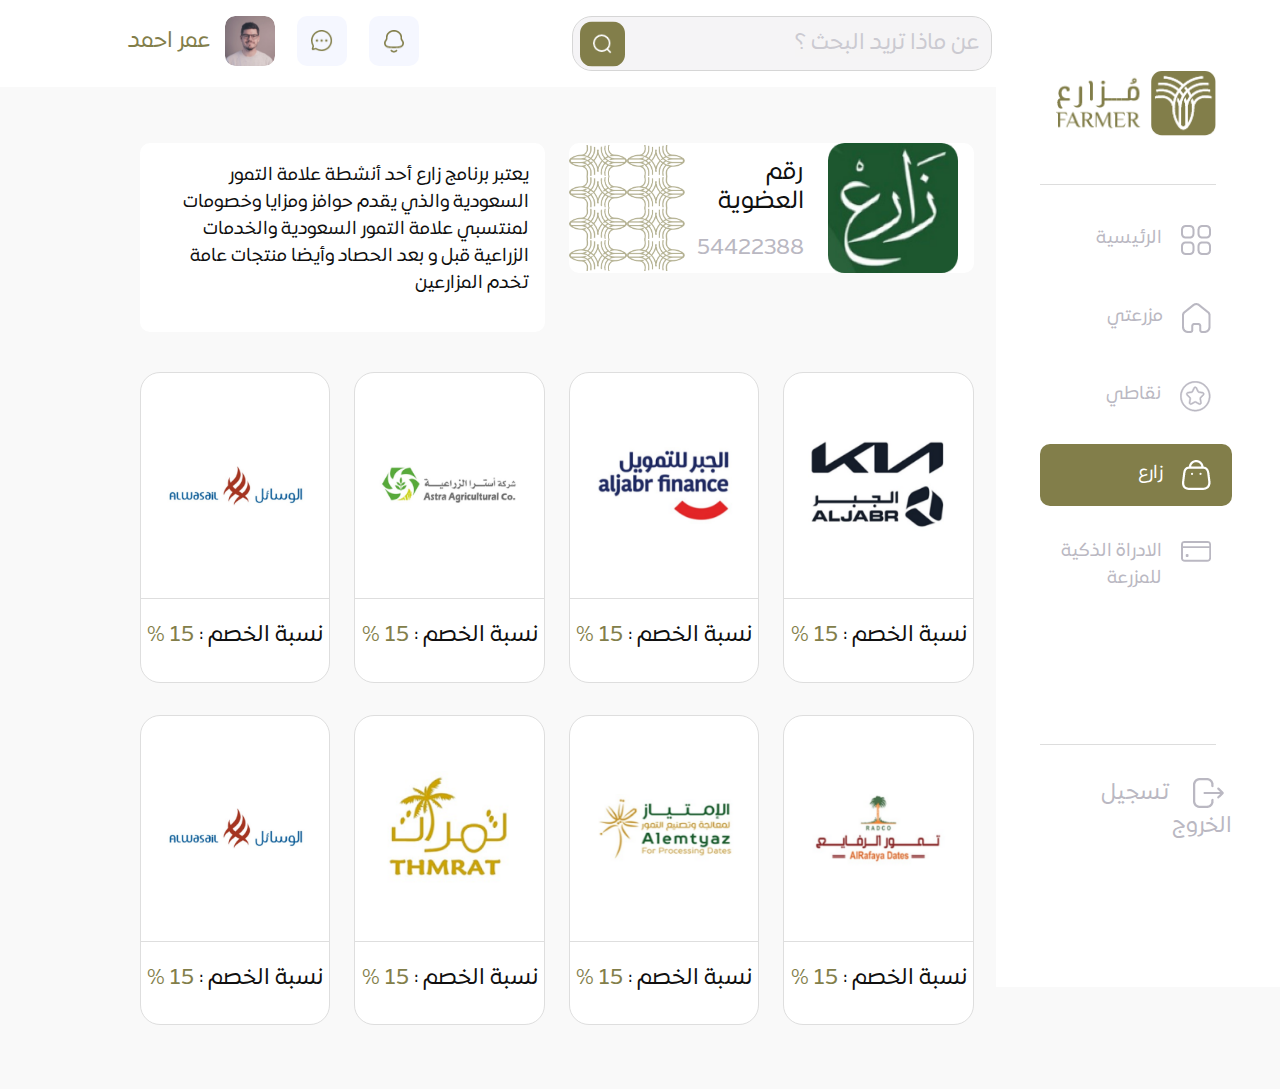
<file: planter.html>
<!DOCTYPE html>
<html>

<head>
  <meta name="description" content="">
  <meta name="keywords" content="">
  <meta name="author" content="loz">
  <meta http-equiv="content-Type" content="text/html;charset=UTF-8">
  <meta name="viewport" content="width=device-width, initial-scale=1.0">
  <title>FARMER</title>
  <link rel="icon" href=" " type="">


  <!-- ===================================================================================================== -->
  <!-- css -->
  <link rel="stylesheet" href="css/bootstrap.rtl.min.css">
  <link rel="stylesheet" href="css/all.min.css">

  <!-- <link rel="stylesheet" href="css/style.css"> -->
  <link rel="stylesheet" href="css/style.min.css">

  <!-- ===================================================================================================== -->

</head>

<body>
  <!-- ===================================================================================================== -->
  <nav>
    <div class="navAll">
      <div class="containervv">
        <div class="row py-3 ">
          <div class="col-12">
            <div class="row align-items-center g-0">
              <div class="col-xl-3 col-lg-3 col-md-12 col-sm-12">
              </div>
              <div class="col-xl-9 col-lg-9 col-md-12 col-sm-12 ">
                <div class="row">
                  <div class="col-xl-6 col-lg-12 col-md-12 col-sm-12 box-input-search">
                    <div class="box-form">
                      <input class="form-control " type="text" placeholder="عن ماذا تريد البحث ؟">
                      <button class="btn btn-search"><img src="images/icon/Search.png" alt=""></button>
                    </div>
                  </div>

                  <div class="col-xl-6 col-lg-12 col-md-12 col-sm-12 d-flex box-nav-personly-icon  ">

                    <div class="item-icon-regular">
                      <div class="icon-regular">
                        <!-- <img src="images/icon/Notification.png" alt=""> -->
                        <img src="images/icon/Notification.png" alt="">
                      </div>
                      <div class="box-slideToggle-regular">
                        <div class="icon-caret">
                          <img src="images/icon/triangle.png" alt="">
                        </div>
                        <div class="box-regular">

                          <div>
                            <div class="d-flex align-items-center box-all-regular box-slil-regular">
                              <div class="px-3">
                                <img src="images/icon/Notification.png" alt="">
                              </div>
                              <div>الإشعارات <span>(0)</span></div>
                            </div>
                            <div class="boder-mess"></div>
                          </div>
                          <!-- --------------------------------------------------- -->
                          <div>
                            <div class="d-flex align-items-center box-all-regular">
                              <div class="box-icon-regular">
                                <img src="images/icon/Notification.png" alt="">
                              </div>
                              <div class="px-3">
                                <p>هذا النص هو مثال لنص يمكن أن يستبدل</p>

                                <div class="">
                                  <span>منذ 2 يوم</span>
                                </div>
                              </div>
                            </div>
                            <div class="boder-mess"></div>
                          </div>



                          <div>
                            <div class="d-flex align-items-center box-all-regular">
                              <div class="box-icon-regular">
                                <img src="images/icon/Notification.png" alt="">
                              </div>
                              <div class="px-2">
                                <p>هذا النص هو مثال لنص يمكن أن يستبدل</p>

                                <div class="">
                                  <span>منذ 2 يوم</span>
                                </div>
                              </div>
                            </div>
                            <div class="boder-mess"></div>
                          </div>
                          <div>
                            <div class="d-flex align-items-center box-all-regular">
                              <div class="box-icon-regular">
                                <img src="images/icon/Notification.png" alt="">
                              </div>
                              <div class="px-2">
                                <p>هذا النص هو مثال لنص يمكن أن يستبدل</p>

                                <div class="">
                                  <span>منذ 2 يوم</span>
                                </div>
                              </div>
                            </div>
                            <div class="boder-mess"></div>
                          </div>
                          <div>
                            <div class="d-flex align-items-center box-all-regular">
                              <div class="box-icon-regular">
                                <img src="images/icon/Notification.png" alt="">
                              </div>
                              <div class="px-2">
                                <p>هذا النص هو مثال لنص يمكن أن يستبدل</p>

                                <div class="">
                                  <span>منذ 2 يوم</span>
                                </div>
                              </div>
                            </div>
                            <div class="boder-mess"></div>
                          </div>
                          <div>
                            <div class="d-flex align-items-center box-all-regular">
                              <div class="box-icon-regular">
                                <img src="images/icon/Notification.png" alt="">
                              </div>
                              <div class="px-2">
                                <p>هذا النص هو مثال لنص يمكن أن يستبدل</p>

                                <div class="">
                                  <span>منذ 2 يوم</span>
                                </div>
                              </div>
                            </div>
                            <div class="boder-mess"></div>
                          </div>

                        </div>
                      </div>
                    </div>

                    <div class="item-icon-comment">
                      <div class="icon-comment">
                        <img class="Chat-nav" src="images/icon/Chat.png" alt="">


                      </div>
                      <div class="box-slideToggle-comment">
                        <div class="icon-caret">
                          <img src="images/icon/triangle.png" alt="">
                        </div>
                        <div class="box-comment">

                          <div>
                            <div class="d-flex align-items-center box-all-content box-slil-comment">
                              <div class="px-3">
                                <img class="Chat-nav" src="images/icon/Chat.png" alt="">

                              </div>
                              <div>الرسائل <span>(0)</span></div>
                            </div>
                            <div class="boder-mess"></div>
                          </div>
                          <!-- --------------------------------------------------- -->
                          <div>
                            <div class="d-flex align-items-center box-all-content">
                              <div>
                                <img src="images/img-Mes.png" alt="">
                              </div>
                              <div class="px-2">
                                <p>هذا النص هو مثال لنص يمكن أن يستبدل</p>

                                <div class="d-flex justify-content-between">
                                  <div class="name-nav">عمر احمد</div>
                                  <span>منذ 2 يوم</span>
                                </div>
                              </div>
                            </div>
                            <div class="boder-mess"></div>
                          </div>

                          <div>
                            <div class="d-flex align-items-center box-all-content">
                              <div>
                                <img src="images/img-Mes.png" alt="">
                              </div>
                              <div class="px-2">
                                <p>هذا النص هو مثال لنص يمكن أن يستبدل</p>

                                <div class="d-flex justify-content-between">
                                  <div class="name-nav">عمر احمد</div>
                                  <span>منذ 2 يوم</span>
                                </div>
                              </div>
                            </div>
                            <div class="boder-mess"></div>
                          </div>
                          <div>
                            <div class="d-flex align-items-center box-all-content">
                              <div>
                                <img src="images/img-Mes.png" alt="">
                              </div>
                              <div class="px-2">
                                <p>هذا النص هو مثال لنص يمكن أن يستبدل</p>

                                <div class="d-flex justify-content-between">
                                  <div class="name-nav">عمر احمد</div>
                                  <span>منذ 2 يوم</span>
                                </div>
                              </div>
                            </div>
                            <div class="boder-mess"></div>
                          </div>
                          <div>
                            <div class="d-flex align-items-center box-all-content">
                              <div>
                                <img src="images/img-Mes.png" alt="">
                              </div>
                              <div class="px-2">
                                <p>هذا النص هو مثال لنص يمكن أن يستبدل</p>

                                <div class="d-flex justify-content-between">
                                  <div class="name-nav">عمر احمد</div>
                                  <span>منذ 2 يوم</span>
                                </div>
                              </div>
                            </div>
                            <div class="boder-mess"></div>
                          </div>
                          <div>
                            <div class="d-flex align-items-center box-all-content">
                              <div>
                                <img src="images/img-Mes.png" alt="">
                              </div>
                              <div class="px-2">
                                <p>هذا النص هو مثال لنص يمكن أن يستبدل</p>

                                <div class="d-flex justify-content-between">
                                  <div class="name-nav">عمر احمد</div>
                                  <span>منذ 2 يوم</span>
                                </div>
                              </div>
                            </div>
                            <div class="boder-mess"></div>
                          </div>
                        </div>
                      </div>
                    </div>


                    <div class="d-flex">
                      <div class="box-nav-img-name">
                        <a href="Profile-personly.html">
                          <img src="images/Ellipse-531.png" alt="">
                          <span>عمر احمد</span>
                        </a>
                      </div>
                    </div>

                  </div>
                </div>
              </div>


            </div>
          </div>
        </div>

      </div>
    </div>
  </nav>
  <!-- ===================================================================================================== -->

  <!-- ===================================================================================================== -->
  <section class="section-header-aside">
    <div class="containervv">
      <div class="row">
        <div class="col-auto">
          <div class="d-flex">

            <aside class="vh-100 ">
              <div class="box-sidebar  row h-100">
                <div class="col-12 ">
                  <div class="box-img-logo px-3">
                    <span><img src="images/logo.png" alt=""></span>
                  </div>
                  <div class="border-boo"></div>
                  <div class="box-items">
                    <a href="index.html" class=" item-Sidebar d-flex">
                      <span class="icon-item">
                        <div class="hover-img-dark">
                          <img class="" src="images/icon/Category-dark.png" alt="">

                          <div class="hover-img-white ">
                            <img class="" src="images/icon/Category-white.png" alt="">
                          </div>
                        </div>
                      </span>
                      الرئيسية
                    </a>

                    <a href="my-farm.html" class="item-Sidebar d-flex">
                      <span class="icon-item">
                        <div class="hover-img-dark">
                          <img class="" src="images/icon/Home-dark.png" alt="">

                          <div class="hover-img-white ">
                            <img class="" src="images/icon/Home-white.png" alt="">
                          </div>
                        </div>
                      </span>مزرعتي
                    </a>

                    <a href="my-points.html" class="item-Sidebar d-flex">
                      <span class="icon-item">
                        <div class="hover-img-dark">
                          <img class="" src="images/icon/star-dark.png" alt="">

                          <div class="hover-img-white ">
                            <img class="" src="images/icon/star-white.png" alt="">
                          </div>
                        </div>
                      </span>نقاطي
                    </a>

                    <a href="planter.html" class="active-Sidebar item-Sidebar d-flex">
                      <span class="icon-item">
                        <div class="hover-img-dark">
                          <img class="active-img" src="images/icon/Bag-dark.png" alt="">

                          <div class="hover-img-white active-img2">
                            <img class="" src="images/icon/bag-white.png" alt="">
                          </div>
                        </div>
                      </span>زارع
                    </a>

                    <a href="Smart-farm-management.html" class="item-Sidebar d-flex">
                      <span class="icon-item">
                        <div class="hover-img-dark">
                          <img class="" src="images/icon/Visa-dark.png" alt="">

                          <div class="hover-img-white">
                            <img class="" src="images/icon/Visa-white.png" alt="">
                          </div>
                        </div>
                      </span>الادراة الذكية للمزرعة
                    </a>

                  </div>
                </div>
                <div class="col-12">

                  <div class="border-boo"></div>
                  <a href="#" class="item-Sidebar-Logout"><span class="icon-item"> <img src="images/icon/Logout.png"
                        alt="">
                    </span>تسجيل الخروج</a>

                </div>
              </div>
            </aside>
            <div class=" box-sideBarToggle">
              <button class="maunn ">
                <span></span>
                <span></span>
                <span></span>
              </button>
            </div>
          </div>
        </div>
        <div class="col-xl-9 col-lg-12 col-md-12 col-sm-12">


          <header>
            <div class="my-5 ms-4">
              <div class="row">
                <div class="col-xl-6 col-lg-12 col-md-12 col-sm-12 my-2">
                  <div class="box-planter d-flex align-items-center justify-content-between">
                    <div class="ps-3 d-flex align-items-center">
                      <div class="img-planter">
                        <img src="images/planter.png" alt="">
                      </div>

                      <div class="ps-4">
                        <h2 class="py-2">رقم العضوية</h2>
                        <span class="py-2">54422388</span>
                      </div>
                    </div>
                    <div class="box-img-decor-planter">
                      <img src="images/decor.png" alt="">
                    </div>
                  </div>
                </div>

                <div class="col-xl-6 col-lg-12 col-md-12 col-sm-12 my-2">


                  <div class="box-planter d-flex align-items-center justify-content-center">
                    <p>
                      يعتبر برنامج زارع أحد أنشطة علامة التمور السعودية والذي يقدم حوافز ومزايا
                      وخصومات لمنتسبي علامة التمور السعودية والخدمات الزراعية قبل و بعد
                      الحصاد وأيضا منتجات عامة تخدم المزارعين
                    </p>
                  </div>
                </div>
              </div>

              <div class="row my-3">
                <div class="col-xl-3 col-lg-4 col-md-6 col-sm-12  my-3">
                  <div class="box-item-planter text-center">
                    <div class="img-item-planter">
                      <img src="images/1.png" alt="">
                    </div>

                    <div class="border-planter"></div>
                    <h3>نسبة الخصم : <span>15 %</span></h3>
                  </div>
                </div>
                <div class="col-xl-3 col-lg-4 col-md-6 col-sm-12  my-3">
                  <div class="box-item-planter text-center">
                    <div class="img-item-planter">
                      <img src="images/2.png" alt="">
                    </div>

                    <div class="border-planter"></div>
                    <h3>نسبة الخصم : <span>15 %</span></h3>
                  </div>
                </div>
                <div class="col-xl-3 col-lg-4 col-md-6 col-sm-12  my-3">
                  <div class="box-item-planter text-center">
                    <div class="img-item-planter">
                      <img src="images/3.png" alt="">
                    </div>

                    <div class="border-planter"></div>
                    <h3>نسبة الخصم : <span>15 %</span></h3>
                  </div>
                </div>
                <div class="col-xl-3 col-lg-4 col-md-6 col-sm-12  my-3">
                  <div class="box-item-planter text-center">
                    <div class="img-item-planter">
                      <img src="images/4.png" alt="">
                    </div>

                    <div class="border-planter"></div>
                    <h3>نسبة الخصم : <span>15 %</span></h3>
                  </div>
                </div>
                <div class="col-xl-3 col-lg-4 col-md-6 col-sm-12  my-3">
                  <div class="box-item-planter text-center">
                    <div class="img-item-planter">
                      <img src="images/5.png" alt="">
                    </div>

                    <div class="border-planter"></div>
                    <h3>نسبة الخصم : <span>15 %</span></h3>
                  </div>
                </div>
                <div class="col-xl-3 col-lg-4 col-md-6 col-sm-12  my-3">
                  <div class="box-item-planter text-center">
                    <div class="img-item-planter">
                      <img src="images/6.png" alt="">
                    </div>

                    <div class="border-planter"></div>
                    <h3>نسبة الخصم : <span>15 %</span></h3>
                  </div>
                </div>
                <div class="col-xl-3 col-lg-4 col-md-6 col-sm-12  my-3">
                  <div class="box-item-planter text-center">
                    <div class="img-item-planter">
                      <img src="images/7.png" alt="">
                    </div>

                    <div class="border-planter"></div>
                    <h3>نسبة الخصم : <span>15 %</span></h3>
                  </div>
                </div>
                <div class="col-xl-3 col-lg-4 col-md-6 col-sm-12  my-3">
                  <div class="box-item-planter text-center">
                    <div class="img-item-planter">
                      <img src="images/4.png" alt="">
                    </div>

                    <div class="border-planter"></div>
                    <h3>نسبة الخصم : <span>15 %</span></h3>
                  </div>
                </div>

              </div>
            </div>
          </header>
        </div>

      </div>
    </div>

  </section>
  <!-- ===================================================================================================== -->

  <!-- ===================================================================================================== -->
  <!-- js -->
  <script src="js/jquery-3.6.1.min.js"></script>
  <script src="js/bootstrap.bundle.min.js"></script>
  <!-- <script src="js/main.js"></script> -->
  <script src="js/main.min.js"></script>
  <!-- ===================================================================================================== -->

</body>

</html>
</file>
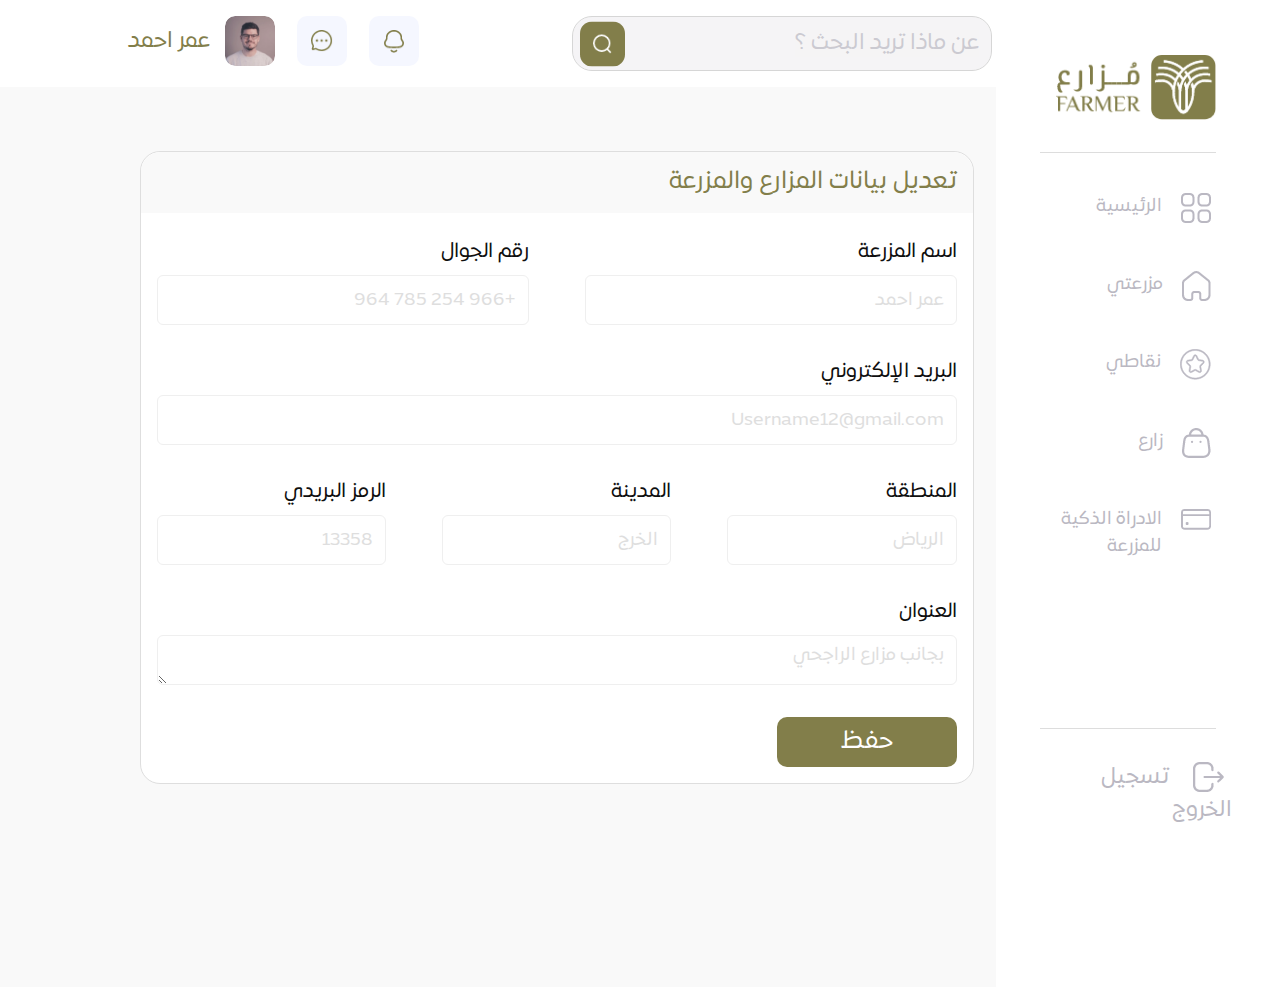
<file: Profile-personly.html>
<!DOCTYPE html>
<html>

<head>
  <meta name="description" content="">
  <meta name="keywords" content="">
  <meta name="author" content="loz">
  <meta http-equiv="content-Type" content="text/html;charset=UTF-8">
  <meta name="viewport" content="width=device-width, initial-scale=1.0">
  <title>FARMER</title>
  <link rel="icon" href=" " type="">


  <!-- ===================================================================================================== -->
  <!-- css -->
  <link rel="stylesheet" href="css/bootstrap.rtl.min.css">
  <link rel="stylesheet" href="css/all.min.css">

  <!-- <link rel="stylesheet" href="css/style.css"> -->
  <link rel="stylesheet" href="css/style.min.css">

  <!-- ===================================================================================================== -->

</head>

<body>
  <!-- ===================================================================================================== -->
  <nav>
    <div class="navAll">
      <div class="containervv">
        <div class="row py-3 ">
          <div class="col-12">
            <div class="row align-items-center g-0">
              <div class="col-xl-3 col-lg-3 col-md-12 col-sm-12">
              </div>
              <div class="col-xl-9 col-lg-9 col-md-12 col-sm-12 ">
                <div class="row">
                  <div class="col-xl-6 col-lg-12 col-md-12 col-sm-12 box-input-search">
                    <div class="box-form">
                      <input class="form-control " type="text" placeholder="عن ماذا تريد البحث ؟">
                      <button class="btn btn-search"><img src="images/icon/Search.png" alt=""></button>
                    </div>
                  </div>

                  <div class="col-xl-6 col-lg-12 col-md-12 col-sm-12 d-flex box-nav-personly-icon  ">

                    <div class="item-icon-regular">
                      <div class="icon-regular">
                        <!-- <img src="images/icon/Notification.png" alt=""> -->
                        <img src="images/icon/Notification.png" alt="">
                      </div>
                      <div class="box-slideToggle-regular">
                        <div class="icon-caret">
                          <img src="images/icon/triangle.png" alt="">
                        </div>
                        <div class="box-regular">

                          <div>
                            <div class="d-flex align-items-center box-all-regular box-slil-regular">
                              <div class="px-3">
                                <img src="images/icon/Notification.png" alt="">
                              </div>
                              <div>الإشعارات <span>(0)</span></div>
                            </div>
                            <div class="boder-mess"></div>
                          </div>
                          <!-- --------------------------------------------------- -->
                          <div>
                            <div class="d-flex align-items-center box-all-regular">
                              <div class="box-icon-regular">
                                <img src="images/icon/Notification.png" alt="">
                              </div>
                              <div class="px-3">
                                <p>هذا النص هو مثال لنص يمكن أن يستبدل</p>

                                <div class="">
                                  <span>منذ 2 يوم</span>
                                </div>
                              </div>
                            </div>
                            <div class="boder-mess"></div>
                          </div>



                          <div>
                            <div class="d-flex align-items-center box-all-regular">
                              <div class="box-icon-regular">
                                <img src="images/icon/Notification.png" alt="">
                              </div>
                              <div class="px-2">
                                <p>هذا النص هو مثال لنص يمكن أن يستبدل</p>

                                <div class="">
                                  <span>منذ 2 يوم</span>
                                </div>
                              </div>
                            </div>
                            <div class="boder-mess"></div>
                          </div>
                          <div>
                            <div class="d-flex align-items-center box-all-regular">
                              <div class="box-icon-regular">
                                <img src="images/icon/Notification.png" alt="">
                              </div>
                              <div class="px-2">
                                <p>هذا النص هو مثال لنص يمكن أن يستبدل</p>

                                <div class="">
                                  <span>منذ 2 يوم</span>
                                </div>
                              </div>
                            </div>
                            <div class="boder-mess"></div>
                          </div>
                          <div>
                            <div class="d-flex align-items-center box-all-regular">
                              <div class="box-icon-regular">
                                <img src="images/icon/Notification.png" alt="">
                              </div>
                              <div class="px-2">
                                <p>هذا النص هو مثال لنص يمكن أن يستبدل</p>

                                <div class="">
                                  <span>منذ 2 يوم</span>
                                </div>
                              </div>
                            </div>
                            <div class="boder-mess"></div>
                          </div>
                          <div>
                            <div class="d-flex align-items-center box-all-regular">
                              <div class="box-icon-regular">
                                <img src="images/icon/Notification.png" alt="">
                              </div>
                              <div class="px-2">
                                <p>هذا النص هو مثال لنص يمكن أن يستبدل</p>

                                <div class="">
                                  <span>منذ 2 يوم</span>
                                </div>
                              </div>
                            </div>
                            <div class="boder-mess"></div>
                          </div>

                        </div>
                      </div>
                    </div>

                    <div class="item-icon-comment">
                      <div class="icon-comment">
                        <img class="Chat-nav" src="images/icon/Chat.png" alt="">


                      </div>
                      <div class="box-slideToggle-comment">
                        <div class="icon-caret">
                          <img src="images/icon/triangle.png" alt="">
                        </div>
                        <div class="box-comment">

                          <div>
                            <div class="d-flex align-items-center box-all-content box-slil-comment">
                              <div class="px-3">
                                <img class="Chat-nav" src="images/icon/Chat.png" alt="">

                              </div>
                              <div>الرسائل <span>(0)</span></div>
                            </div>
                            <div class="boder-mess"></div>
                          </div>
                          <!-- --------------------------------------------------- -->
                          <div>
                            <div class="d-flex align-items-center box-all-content">
                              <div>
                                <img src="images/img-Mes.png" alt="">
                              </div>
                              <div class="px-2">
                                <p>هذا النص هو مثال لنص يمكن أن يستبدل</p>

                                <div class="d-flex justify-content-between">
                                  <div class="name-nav">عمر احمد</div>
                                  <span>منذ 2 يوم</span>
                                </div>
                              </div>
                            </div>
                            <div class="boder-mess"></div>
                          </div>

                          <div>
                            <div class="d-flex align-items-center box-all-content">
                              <div>
                                <img src="images/img-Mes.png" alt="">
                              </div>
                              <div class="px-2">
                                <p>هذا النص هو مثال لنص يمكن أن يستبدل</p>

                                <div class="d-flex justify-content-between">
                                  <div class="name-nav">عمر احمد</div>
                                  <span>منذ 2 يوم</span>
                                </div>
                              </div>
                            </div>
                            <div class="boder-mess"></div>
                          </div>
                          <div>
                            <div class="d-flex align-items-center box-all-content">
                              <div>
                                <img src="images/img-Mes.png" alt="">
                              </div>
                              <div class="px-2">
                                <p>هذا النص هو مثال لنص يمكن أن يستبدل</p>

                                <div class="d-flex justify-content-between">
                                  <div class="name-nav">عمر احمد</div>
                                  <span>منذ 2 يوم</span>
                                </div>
                              </div>
                            </div>
                            <div class="boder-mess"></div>
                          </div>
                          <div>
                            <div class="d-flex align-items-center box-all-content">
                              <div>
                                <img src="images/img-Mes.png" alt="">
                              </div>
                              <div class="px-2">
                                <p>هذا النص هو مثال لنص يمكن أن يستبدل</p>

                                <div class="d-flex justify-content-between">
                                  <div class="name-nav">عمر احمد</div>
                                  <span>منذ 2 يوم</span>
                                </div>
                              </div>
                            </div>
                            <div class="boder-mess"></div>
                          </div>
                          <div>
                            <div class="d-flex align-items-center box-all-content">
                              <div>
                                <img src="images/img-Mes.png" alt="">
                              </div>
                              <div class="px-2">
                                <p>هذا النص هو مثال لنص يمكن أن يستبدل</p>

                                <div class="d-flex justify-content-between">
                                  <div class="name-nav">عمر احمد</div>
                                  <span>منذ 2 يوم</span>
                                </div>
                              </div>
                            </div>
                            <div class="boder-mess"></div>
                          </div>
                        </div>
                      </div>
                    </div>


                    <div class="d-flex">
                      <div class="box-nav-img-name">
                        <a href="Profile-personly.html">
                          <img src="images/Ellipse-531.png" alt="">
                          <span>عمر احمد</span>
                        </a>
                      </div>
                    </div>

                  </div>
                </div>
              </div>


            </div>
          </div>
        </div>

      </div>
    </div>
  </nav>
  <!-- ===================================================================================================== -->

  <!-- ===================================================================================================== -->
  <section class="section-header-aside">
    <div class="containervv">
      <div class="row">
        <div class="col-auto">

          <div class="d-flex">

            <aside class="vh-100 ">
              <div class="box-sidebar  row h-100">
                <div class="col-12 ">
                  <a href="index.html" class="box-img-logo px-3">
                    <span><img src="images/logo.png" alt=""></span>
                  </a>
                  <div class="border-boo"></div>

                  <div class="box-items">
                    <a href="index.html" class=" item-Sidebar d-flex">
                      <span class="icon-item">
                        <div class="hover-img-dark">
                          <img class="" src="images/icon/Category-dark.png" alt="">

                          <div class="hover-img-white ">
                            <img class="" src="images/icon/Category-white.png" alt="">
                          </div>
                        </div>
                      </span>
                      الرئيسية
                    </a>

                    <a href="my-farm.html" class="item-Sidebar d-flex">
                      <span class="icon-item">
                        <div class="hover-img-dark">
                          <img class="" src="images/icon/Home-dark.png" alt="">

                          <div class="hover-img-white ">
                            <img class="" src="images/icon/Home-white.png" alt="">
                          </div>
                        </div>
                      </span>مزرعتي
                    </a>

                    <a href="my-points.html" class="item-Sidebar d-flex">
                      <span class="icon-item">
                        <div class="hover-img-dark">
                          <img class="" src="images/icon/star-dark.png" alt="">

                          <div class="hover-img-white ">
                            <img class="" src="images/icon/star-white.png" alt="">
                          </div>
                        </div>
                      </span>نقاطي
                    </a>

                    <a href="planter.html" class="item-Sidebar d-flex">
                      <span class="icon-item">
                        <div class="hover-img-dark">
                          <img class="" src="images/icon/Bag-dark.png" alt="">

                          <div class="hover-img-white">
                            <img class="" src="images/icon/bag-white.png" alt="">
                          </div>
                        </div>
                      </span>زارع
                    </a>

                    <a href="Smart-farm-management.html" class="item-Sidebar d-flex">
                      <span class="icon-item">
                        <div class="hover-img-dark">
                          <img class="" src="images/icon/Visa-dark.png" alt="">

                          <div class="hover-img-white">
                            <img class="" src="images/icon/Visa-white.png" alt="">
                          </div>
                        </div>
                      </span>الادراة الذكية للمزرعة
                    </a>

                  </div>
                </div>
                <div class="col-12">

                  <div class="border-boo"></div>
                  <a href="#" class="item-Sidebar-Logout"><span class="icon-item"> <img src="images/icon/Logout.png"
                        alt="">
                    </span>تسجيل الخروج</a>

                </div>
              </div>
            </aside>
            <div class=" box-sideBarToggle">
              <button class="maunn ">
                <span></span>
                <span></span>
                <span></span>
              </button>
            </div>
          </div>
        </div>
        <div class="col-xl-9 col-lg-12 col-md-12 col-sm-12">
          <header>
            <div class="my-5 ms-4">
              <div class="row">
                <div class="col-xl-12 col-lg-12 col-md-12 col-sm-12 my-3">
                  <div class="box-data-text">
                    <div>
                      <h2>تعديل بيانات المزارع والمزرعة</h2>
                    </div>
                    <div class="box-table-all">
                      <div class="row">
                        <div class="col-xl-6 col-lg-6 col-md-12 col-sm-12">
                          <div class="box-label-input-Profile-personly">
                            <label class="form-label">اسم المزرعة</label>
                            <input type="text" class="form-control" placeholder="عمر احمد">
                          </div>
                        </div>
                        <div class="col-xl-6 col-lg-6 col-md-12 col-sm-12">
                          <div class="box-label-input-Profile-personly">
                            <label class="form-label">رقم الجوال</label>
                            <input type="text" class="form-control" placeholder="+966 254 785 964">
                          </div>
                        </div>
                        <div class="col-xl-12 col-lg-12 col-md-12 col-sm-12">
                          <div class="box-label-input-Profile-personly">
                            <label class="form-label">البريد الإلكتروني</label>
                            <input type="text" class="form-control" placeholder="Username12@gmail.com">
                          </div>
                        </div>
                        <div class="col-xl-4 col-lg-6 col-md-12 col-sm-12">
                          <div class="box-label-input-Profile-personly">
                            <label class="form-label">المنطقة</label>
                            <input type="text" class="form-control" placeholder="الرياض">
                          </div>
                        </div>
                        <div class="col-xl-4 col-lg-6 col-md-12 col-sm-12">
                          <div class="box-label-input-Profile-personly">
                            <label class="form-label">المدينة</label>
                            <input type="text" class="form-control" placeholder="الخرج">
                          </div>
                        </div>
                        <div class="col-xl-4 col-lg-6 col-md-12 col-sm-12">
                          <div class="box-label-input-Profile-personly">
                            <label class="form-label">الرمز البريدي</label>
                            <input type="text" class="form-control" placeholder="13358">
                          </div>
                        </div>
                        <div class="col-xl-12 col-lg-12 col-md-12 col-sm-12">
                          <div class="box-label-input-Profile-personly">
                            <label class="form-label">العنوان</label>
                            <textarea class="form-control" type="text" placeholder="بجانب مزارع الراجحي"></textarea>

                          </div>
                        </div>

                        <div class="col-xl-12 col-lg-12 col-md-12 col-sm-12">
                          <div class="box-label-input-Profile-personly">
                            <button type="button" class="btn-save ">حفظ</button>
                          </div>
                        </div>


                      </div>
                    </div>

                  </div>
                </div>
              </div>
            </div>
          </header>
        </div>
      </div>
    </div>

  </section>
  <!-- ===================================================================================================== -->

  <!-- ===================================================================================================== -->
  <!-- js -->
  <script src="js/jquery-3.6.1.min.js"></script>
  <script src="js/bootstrap.bundle.min.js"></script>
  <!-- <script src="js/main.js"></script> -->
  <script src="js/main.min.js"></script>

  <!-- ===================================================================================================== -->

</body>

</html>
</file>
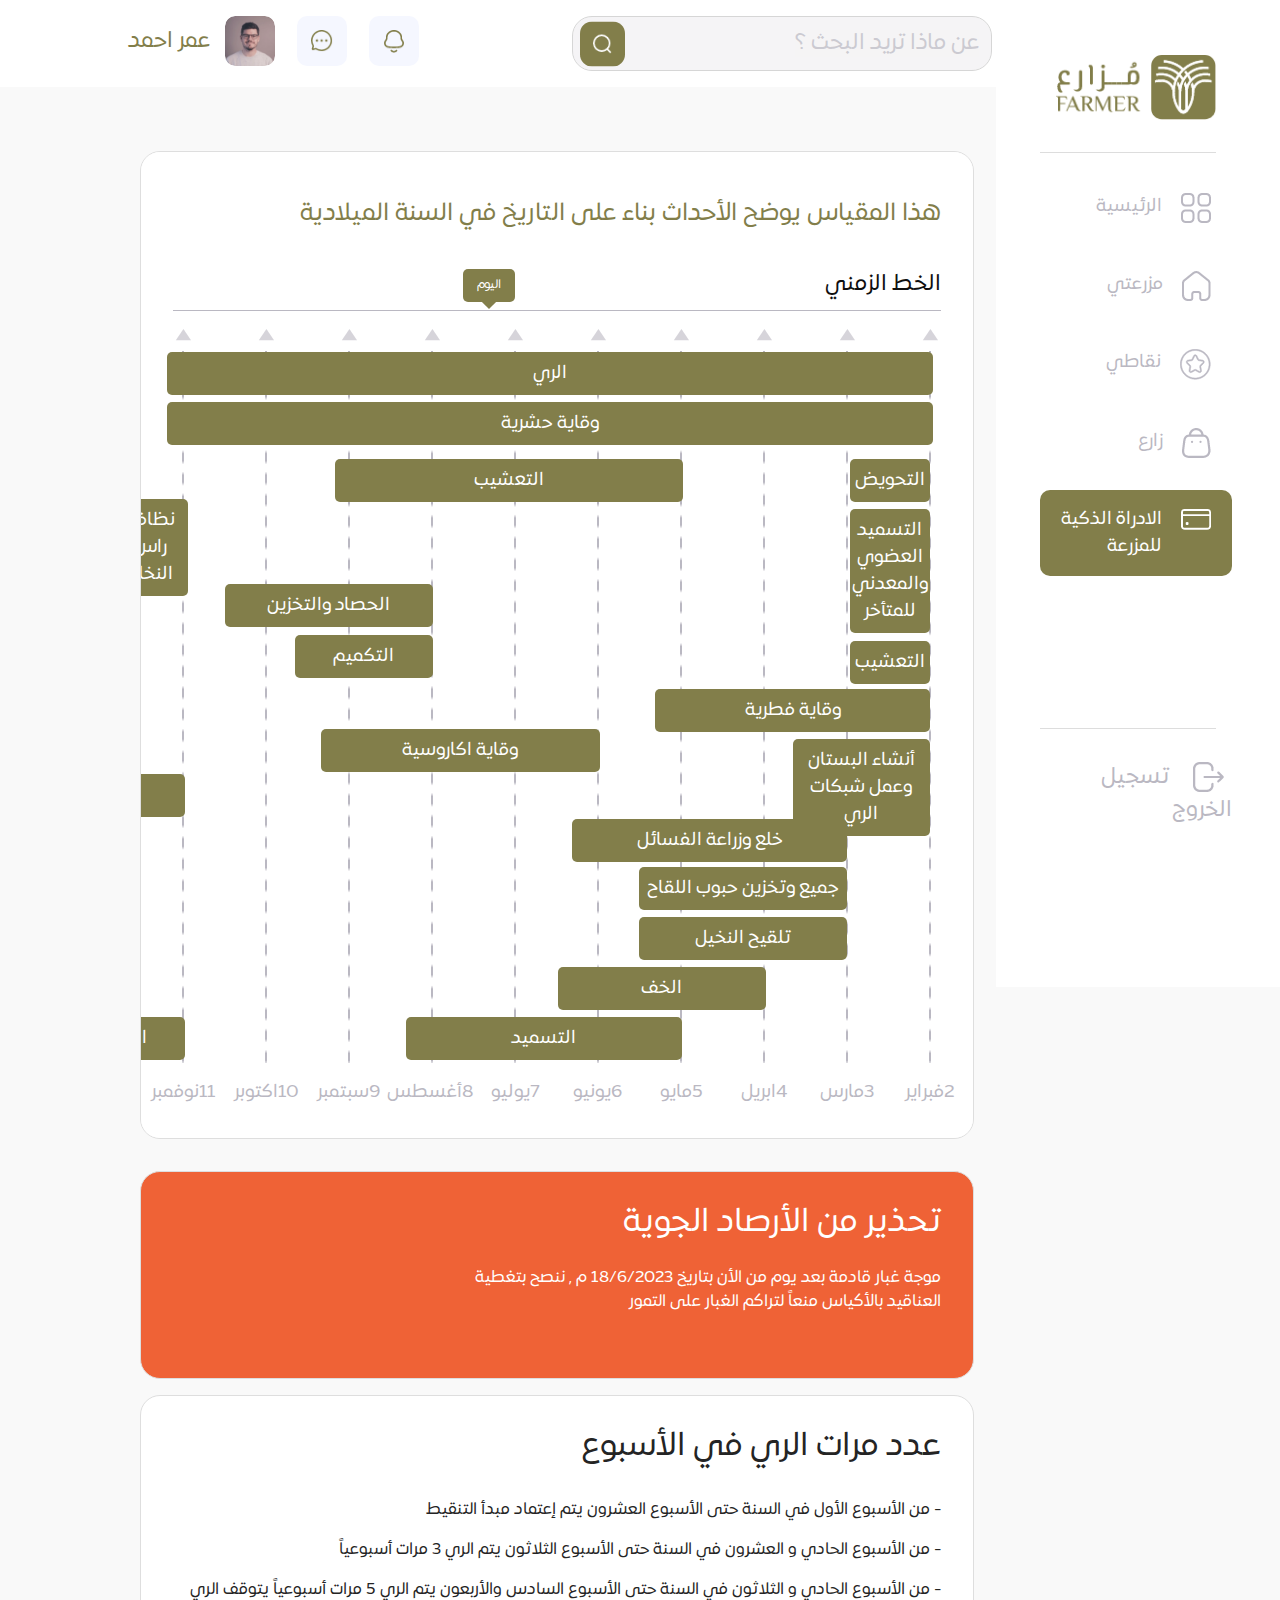
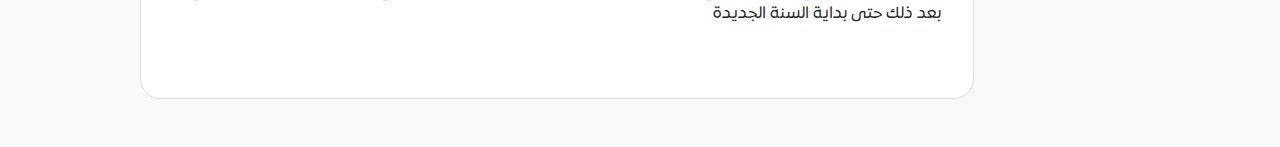
<file: Smart-farm-management.html>
<!DOCTYPE html>
<html>

<head>
  <meta name="description" content="">
  <meta name="keywords" content="">
  <meta name="author" content="loz">
  <meta http-equiv="content-Type" content="text/html;charset=UTF-8">
  <meta name="viewport" content="width=device-width, initial-scale=1.0">
  <title>FARMER</title>
  <link rel="icon" href=" " type="">


  <!-- ===================================================================================================== -->
  <!-- css -->
  <link rel="stylesheet" href="css/bootstrap.rtl.min.css">
  <link rel="stylesheet" href="css/all.min.css">

  <!-- <link rel="stylesheet" href="css/style.css"> -->
  <link rel="stylesheet" href="css/style.min.css">
  <!-- ===================================================================================================== -->

</head>

<body>
  <!-- ===================================================================================================== -->
  <nav>
    <div class="navAll">
      <div class="containervv">
        <div class="row py-3 ">
          <div class="col-12">
            <div class="row align-items-center g-0">
              <div class="col-xl-3 col-lg-3 col-md-12 col-sm-12">
              </div>
              <div class="col-xl-9 col-lg-9 col-md-12 col-sm-12 ">
                <div class="row">
                  <div class="col-xl-6 col-lg-12 col-md-12 col-sm-12 box-input-search">
                    <div class="box-form">
                      <input class="form-control " type="text" placeholder="عن ماذا تريد البحث ؟">
                      <button class="btn btn-search"><img src="images/icon/Search.png" alt=""></button>
                    </div>
                  </div>

                  <div class="col-xl-6 col-lg-12 col-md-12 col-sm-12 d-flex box-nav-personly-icon  ">

                    <div class="item-icon-regular">
                      <div class="icon-regular">
                        <!-- <img src="images/icon/Notification.png" alt=""> -->
                        <img src="images/icon/Notification.png" alt="">
                      </div>
                      <div class="box-slideToggle-regular">
                        <div class="icon-caret">
                          <img src="images/icon/triangle.png" alt="">
                        </div>
                        <div class="box-regular">

                          <div>
                            <div class="d-flex align-items-center box-all-regular box-slil-regular">
                              <div class="px-3">
                                <img src="images/icon/Notification.png" alt="">
                              </div>
                              <div>الإشعارات <span>(0)</span></div>
                            </div>
                            <div class="boder-mess"></div>
                          </div>
                          <!-- --------------------------------------------------- -->
                          <div>
                            <div class="d-flex align-items-center box-all-regular">
                              <div class="box-icon-regular">
                                <img src="images/icon/Notification.png" alt="">
                              </div>
                              <div class="px-3">
                                <p>هذا النص هو مثال لنص يمكن أن يستبدل</p>

                                <div class="">
                                  <span>منذ 2 يوم</span>
                                </div>
                              </div>
                            </div>
                            <div class="boder-mess"></div>
                          </div>



                          <div>
                            <div class="d-flex align-items-center box-all-regular">
                              <div class="box-icon-regular">
                                <img src="images/icon/Notification.png" alt="">
                              </div>
                              <div class="px-2">
                                <p>هذا النص هو مثال لنص يمكن أن يستبدل</p>

                                <div class="">
                                  <span>منذ 2 يوم</span>
                                </div>
                              </div>
                            </div>
                            <div class="boder-mess"></div>
                          </div>
                          <div>
                            <div class="d-flex align-items-center box-all-regular">
                              <div class="box-icon-regular">
                                <img src="images/icon/Notification.png" alt="">
                              </div>
                              <div class="px-2">
                                <p>هذا النص هو مثال لنص يمكن أن يستبدل</p>

                                <div class="">
                                  <span>منذ 2 يوم</span>
                                </div>
                              </div>
                            </div>
                            <div class="boder-mess"></div>
                          </div>
                          <div>
                            <div class="d-flex align-items-center box-all-regular">
                              <div class="box-icon-regular">
                                <img src="images/icon/Notification.png" alt="">
                              </div>
                              <div class="px-2">
                                <p>هذا النص هو مثال لنص يمكن أن يستبدل</p>

                                <div class="">
                                  <span>منذ 2 يوم</span>
                                </div>
                              </div>
                            </div>
                            <div class="boder-mess"></div>
                          </div>
                          <div>
                            <div class="d-flex align-items-center box-all-regular">
                              <div class="box-icon-regular">
                                <img src="images/icon/Notification.png" alt="">
                              </div>
                              <div class="px-2">
                                <p>هذا النص هو مثال لنص يمكن أن يستبدل</p>

                                <div class="">
                                  <span>منذ 2 يوم</span>
                                </div>
                              </div>
                            </div>
                            <div class="boder-mess"></div>
                          </div>

                        </div>
                      </div>
                    </div>

                    <div class="item-icon-comment">
                      <div class="icon-comment">
                        <img class="Chat-nav" src="images/icon/Chat.png" alt="">


                      </div>
                      <div class="box-slideToggle-comment">
                        <div class="icon-caret">
                          <img src="images/icon/triangle.png" alt="">
                        </div>
                        <div class="box-comment">

                          <div>
                            <div class="d-flex align-items-center box-all-content box-slil-comment">
                              <div class="px-3">
                                <img class="Chat-nav" src="images/icon/Chat.png" alt="">

                              </div>
                              <div>الرسائل <span>(0)</span></div>
                            </div>
                            <div class="boder-mess"></div>
                          </div>
                          <!-- --------------------------------------------------- -->
                          <div>
                            <div class="d-flex align-items-center box-all-content">
                              <div>
                                <img src="images/img-Mes.png" alt="">
                              </div>
                              <div class="px-2">
                                <p>هذا النص هو مثال لنص يمكن أن يستبدل</p>

                                <div class="d-flex justify-content-between">
                                  <div class="name-nav">عمر احمد</div>
                                  <span>منذ 2 يوم</span>
                                </div>
                              </div>
                            </div>
                            <div class="boder-mess"></div>
                          </div>

                          <div>
                            <div class="d-flex align-items-center box-all-content">
                              <div>
                                <img src="images/img-Mes.png" alt="">
                              </div>
                              <div class="px-2">
                                <p>هذا النص هو مثال لنص يمكن أن يستبدل</p>

                                <div class="d-flex justify-content-between">
                                  <div class="name-nav">عمر احمد</div>
                                  <span>منذ 2 يوم</span>
                                </div>
                              </div>
                            </div>
                            <div class="boder-mess"></div>
                          </div>
                          <div>
                            <div class="d-flex align-items-center box-all-content">
                              <div>
                                <img src="images/img-Mes.png" alt="">
                              </div>
                              <div class="px-2">
                                <p>هذا النص هو مثال لنص يمكن أن يستبدل</p>

                                <div class="d-flex justify-content-between">
                                  <div class="name-nav">عمر احمد</div>
                                  <span>منذ 2 يوم</span>
                                </div>
                              </div>
                            </div>
                            <div class="boder-mess"></div>
                          </div>
                          <div>
                            <div class="d-flex align-items-center box-all-content">
                              <div>
                                <img src="images/img-Mes.png" alt="">
                              </div>
                              <div class="px-2">
                                <p>هذا النص هو مثال لنص يمكن أن يستبدل</p>

                                <div class="d-flex justify-content-between">
                                  <div class="name-nav">عمر احمد</div>
                                  <span>منذ 2 يوم</span>
                                </div>
                              </div>
                            </div>
                            <div class="boder-mess"></div>
                          </div>
                          <div>
                            <div class="d-flex align-items-center box-all-content">
                              <div>
                                <img src="images/img-Mes.png" alt="">
                              </div>
                              <div class="px-2">
                                <p>هذا النص هو مثال لنص يمكن أن يستبدل</p>

                                <div class="d-flex justify-content-between">
                                  <div class="name-nav">عمر احمد</div>
                                  <span>منذ 2 يوم</span>
                                </div>
                              </div>
                            </div>
                            <div class="boder-mess"></div>
                          </div>
                        </div>
                      </div>
                    </div>


                    <div class="d-flex">
                      <div class="box-nav-img-name">
                        <a href="Profile-personly.html">
                          <img src="images/Ellipse-531.png" alt="">
                          <span>عمر احمد</span>
                        </a>
                      </div>
                    </div>

                  </div>
                </div>
              </div>


            </div>
          </div>
        </div>

      </div>
    </div>
  </nav>
  <!-- ===================================================================================================== -->

  <!-- ===================================================================================================== -->
  <section class="section-header-aside">
    <div class="containervv">
      <div class="row">
        <div class="col-auto">
          <div class="d-flex">

            <aside class="vh-100 ">
              <div class="box-sidebar  row h-100">
                <div class="col-1-wh2 ">
                  <a href="index.html" class="box-img-logo">
                    <span><img src="images/logo.png" alt=""></span>
                  </a>
                  <div class="border-boo"></div>

                  <div class="box-items">
                    <a href="index.html" class=" item-Sidebar d-flex">
                      <span class="icon-item">
                        <div class="hover-img-dark">
                          <img class="" src="images/icon/Category-dark.png" alt="">

                          <div class="hover-img-white ">
                            <img class="" src="images/icon/Category-white.png" alt="">
                          </div>
                        </div>
                      </span>
                      الرئيسية
                    </a>

                    <a href="my-farm.html" class="item-Sidebar d-flex">
                      <span class="icon-item">
                        <div class="hover-img-dark">
                          <img class="" src="images/icon/Home-dark.png" alt="">

                          <div class="hover-img-white ">
                            <img class="" src="images/icon/Home-white.png" alt="">
                          </div>
                        </div>
                      </span>مزرعتي
                    </a>

                    <a href="my-points.html" class="item-Sidebar d-flex">
                      <span class="icon-item">
                        <div class="hover-img-dark">
                          <img class="" src="images/icon/star-dark.png" alt="">

                          <div class="hover-img-white ">
                            <img class="" src="images/icon/star-white.png" alt="">
                          </div>
                        </div>
                      </span>نقاطي
                    </a>

                    <a href="planter.html" class="item-Sidebar d-flex">
                      <span class="icon-item">
                        <div class="hover-img-dark">
                          <img class="" src="images/icon/Bag-dark.png" alt="">

                          <div class="hover-img-white">
                            <img class="" src="images/icon/bag-white.png" alt="">
                          </div>
                        </div>
                      </span>زارع
                    </a>

                    <a href="Smart-farm-management.html" class="active-Sidebar item-Sidebar d-flex">
                      <span class="icon-item">
                        <div class="hover-img-dark">
                          <img class="active-img" src="images/icon/Visa-dark.png" alt="">

                          <div class="hover-img-white active-img2">
                            <img class="" src="images/icon/Visa-white.png" alt="">
                          </div>
                        </div>
                      </span>الادراة الذكية للمزرعة
                    </a>

                  </div>
                </div>
                <div class="col-1-wh2">

                  <div class="border-boo"></div>
                  <a href="#" class="item-Sidebar-Logout"><span class="icon-item"> <img src="images/icon/Logout.png"
                        alt="">
                    </span>تسجيل الخروج</a>

                </div>
              </div>
            </aside>
            <div class=" box-sideBarToggle">
              <button class="maunn ">
                <span></span>
                <span></span>
                <span></span>
              </button>
            </div>
          </div>
        </div>


        <div class="col-xl-9 col-lg-12 col-md-12 col-sm-12">
          <header>
            <div class="my-5 ms-4">
              <div class="row">
                <div class="col-xl-12 col-lg-12 col-md-12 col-sm-12 my-3 vvvvvv">

                  <div class="box-Smart-farm-management">
                    <div>
                      <h2>هذا المقياس يوضح الأحداث بناء على التاريخ في السنة الميلادية</h2>

                    </div>

                    <div class="position-relative">
                      <div class="box-today">
                        <span>اليوم</span>
                      </div>

                      <div>
                        <div class="box-all-Timeline box-irrigation">
                          <span>الري</span>
                        </div>
                        <div class="box-all-Timeline box-Insect-protection">
                          <span>وقاية حشرية</span>
                        </div>
                        <div class="box-all-Timeline box-weeding">
                          <span>التعشيب</span>
                        </div>

                        <div class="box-all-Timeline box-ovulation">
                          <span>التحويض</span>
                        </div>
                      </div>

                      <div class="box-all-Timeline box-Late-organic-and-mineral-fertilization">
                        <span> التسميد العضوي والمعدني للمتأخر</span>
                      </div>
                      <div class=" box-all-Timeline box-weeding2">
                        <span>التعشيب</span>
                      </div>

                      <div class="box-all-Timeline box-fungal-protection">
                        <span>وقاية فطرية</span>
                      </div>
                      <div class="box-all-Timeline box-Orchard-construction-and-irrigation-networks">
                        <span>أنشاء البستان وعمل شبكات الري</span>
                      </div>

                      <div class="box-all-Timeline box-Extraction-and-cultivation-of-offshoots">
                        <span>خلع وزراعة الفسائل</span>
                      </div>
                      <div class="box-all-Timeline box-All-and-storage-of-the-vaccine">
                        <span>جميع وتخزين حبوب اللقاح</span>
                      </div>

                      <div class="box-all-Timeline box-Palm-pollination">
                        <span>تلقيح النخيل</span>
                      </div>

                      <div class="box-all-Timeline box-slippes">
                        <span>الخف</span>
                      </div>

                      <div class="box-all-Timeline box-fertilization">
                        <span>التسميد</span>
                      </div>

                      <div class="box-all-Timeline box-Ras-al_Nakhla-cleaning">
                        <span>نظافة راس النخلة</span>
                      </div>

                      <div class="box-all-Timeline box-Irrigation-systems-and-networks-maintenance">
                        <span>صيانة أنظمة وشبكات الري</span>
                      </div>


                      <div class="box-all-Timeline box-Harvest-and-storage">
                        <span>الحصاد والتخزين</span>
                      </div>

                      <div class="box-all-Timeline box-gagging">
                        <span>التكميم</span>
                      </div>


                      <div class="box-all-Timeline box-Acarus-protection">
                        <span>وقاية اكاروسية</span>
                      </div>

                      <div class="box-all-Timeline box-pruning">
                        <span>التقليم</span>
                      </div>

                      <div class="box-all-Timeline box-fertilization-2">
                        <span>التسميد</span>
                      </div>


                    </div>


                    <div class="box-Timeline">
                      <h2>الخط الزمني</h2>
                    </div>


                    <div class="border-"></div>

                    <div class="row row-row  g-0 justify-content-center align-items-center text-center py-3">
                      <div class="col-1-wh">
                        <div>
                          <img src="images/Path 5165.png" alt="">
                        </div>
                        <div class="pb-3 box-img-Line">
                          <img src="images/Line.png" alt="">
                        </div>
                        <span>1يناير</span>
                      </div>
                      <div class="col-1-wh">
                        <div>
                          <img src="images/Path 5165.png" alt="">
                        </div>
                        <div class="pb-3 box-img-Line">
                          <img src="images/Line.png" alt="">
                        </div>
                        <span>2فبراير</span>
                      </div>
                      <div class="col-1-wh">
                        <div>
                          <img src="images/Path 5165.png" alt="">
                        </div>
                        <div class="pb-3 box-img-Line">
                          <img src="images/Line.png" alt="">
                        </div>
                        <span>3مارس</span>
                      </div>
                      <div class="col-1-wh">
                        <div>
                          <img src="images/Path 5165.png" alt="">
                        </div>
                        <div class="pb-3 box-img-Line">
                          <img src="images/Line.png" alt="">
                        </div>
                        <span>4ابريل</span>
                      </div>
                      <div class="col-1-wh">
                        <div>
                          <img src="images/Path 5165.png" alt="">
                        </div>
                        <div class="pb-3 box-img-Line">
                          <img src="images/Line.png" alt="">
                        </div>
                        <span>5مايو</span>
                      </div>
                      <div class="col-1-wh">
                        <div>
                          <img src="images/Path 5165.png" alt="">
                        </div>
                        <div class="pb-3 box-img-Line">
                          <img src="images/Line.png" alt="">
                        </div>
                        <span>6يونيو</span>
                      </div>
                      <div class="col-1-wh">
                        <div>
                          <img src="images/Path 5165.png" alt="">
                        </div>
                        <div class="pb-3 box-img-Line">
                          <img src="images/Line.png" alt="">
                        </div>
                        <span>7يوليو</span>
                      </div>
                      <div class="col-1-wh">
                        <div>
                          <img src="images/Path 5165.png" alt="">
                        </div>
                        <div class="pb-3 box-img-Line">
                          <img src="images/Line.png" alt="">
                        </div>
                        <span>8أغسطس</span>
                      </div>
                      <div class="col-1-wh">
                        <div>
                          <img src="images/Path 5165.png" alt="">
                        </div>
                        <div class="pb-3 box-img-Line">
                          <img src="images/Line.png" alt="">
                        </div>
                        <span>9سبتمبر</span>
                      </div>
                      <div class="col-1-wh">
                        <div>
                          <img src="images/Path 5165.png" alt="">
                        </div>
                        <div class="pb-3 box-img-Line">
                          <img src="images/Line.png" alt="">
                        </div>
                        <span>10اكتوبر</span>
                      </div>
                      <div class="col-1-wh">
                        <div>
                          <img src="images/Path 5165.png" alt="">
                        </div>
                        <div class="pb-3 box-img-Line">
                          <img src="images/Line.png" alt="">
                        </div>
                        <span>11نوفمبر</span>
                      </div>
                      <div class="col-1-wh">
                        <div>
                          <img src="images/Path 5165.png" alt="">
                        </div>
                        <div class="pb-3 box-img-Line">
                          <img src="images/Line.png" alt="">
                        </div>
                        <span>12ديسمبر</span>
                      </div>

                    </div>
                  </div>

                </div>

              </div>
              <div class="col-xl-12 col-lg-12 col-md-12 col-sm-12 my-3">

                <div class="box-meteorological-warning">
                  <div>
                    <h2>تحذير من الأرصاد الجوية</h2>
                    <p>موجة غبار قادمة بعد يوم من الأن بتاريخ 18/6/2023 م , ننصح بتغطية العناقيد بالأكياس منعاً لتراكم
                      الغبار على التمور</p>
                  </div>
                </div>
              </div>
              <div class="col-xl-12 col-lg-12 col-md-12 col-sm-12 my-3">
                <div class="box-watering-times">
                  <div>
                    <h2>عدد مرات الري في الأسبوع</h2>
                    <div class="py-4">
                      <p>- من الأسبوع الأول في السنة حتى الأسبوع العشرون يتم إعتماد مبدأ التنقيط</p>
                      <p>- من الأسبوع الحادي و العشرون في السنة حتى الأسبوع الثلاثون يتم الري 3 مرات أسبوعياً</p>
                      <p>- من الأسبوع الحادي و الثلاثون في السنة حتى الأسبوع السادس والأربعون يتم الري 5 مرات
                        أسبوعياً يتوقف الري بعد ذلك حتى بداية السنة الجديدة</p>
                    </div>


                  </div>
                </div>
              </div>
            </div>
        </div>
        </header>
      </div>
    </div>
    </div>

  </section>
  <!-- ===================================================================================================== -->

  <!-- ===================================================================================================== -->
  <!-- js -->
  <script src="js/jquery-3.6.1.min.js"></script>
  <script src="js/bootstrap.bundle.min.js"></script>
  <!-- <script src="js/main.js"></script> -->
  <script src="js/main.min.js"></script>
  <!-- ===================================================================================================== -->

</body>

</html>
</file>
<file: css/style.css>
@font-face {
    font-family: 'Expo Arabic Book';
    src: url('ExpoArabic-Book.woff2') format('woff2'),
        url('ExpoArabic-Book.woff') format('woff');
    font-weight: normal;
    font-style: normal;
    font-display: swap;
}

body {
    background-color: #f9f9f9;
    direction: rtl;
    text-align: right;
    font-family: 'Expo Arabic Book';
    font-weight: normal;
    font-style: normal;

    overflow-x: hidden;
}

a {
    text-decoration: none;
}

/* ===================================================================================================== */

:root {
    --bgColor: #827E4A;
    --color: #BAB8C2;
    --colorWhite: #ffffff;
}

.box-sidebar {
    padding: 0 3rem 0 2rem;
    background-color: rgb(255, 255, 255);
    /* align-content: space-between; */
}

.cccccc {
    /* position: relative; */
    /* bottom: 3rem; */
    /* right: -20rem; */
}

.border-boo {
    border-bottom: 1px solid #ddd;
    margin: 0 1rem 1.5rem 0;
}

.box-img-logo {
    position: relative;
    bottom: 2rem;
    padding: 1rem 1rem;


}

.box-img-logo img {
    width: 160px;
}

.box-header {
    /* margin: 3rem; */
}

.item-Sidebar {
    color: #BAB8C2;
    font-size: 18px;
    /* font-weight: bolder; */
    margin: 1rem 0;
    padding: .5rem 0;
    display: block;
    transition: all .5s;
    padding-top: 1rem;
    padding-bottom: 1rem;
    padding-right: .8rem;

}

.item-Sidebar-Logout {
    color: #BAB8C2;
    font-size: 22px;
    /* font-weight: bolder; */
    margin: 1rem 0;
    padding: .5rem 0;
    display: block;
    transition: all .5s;
}

.item-Sidebar:hover {
    color: var(--colorWhite);
    background-color: var(--bgColor);
    border-radius: 10px;
    /* padding: .8rem 0; */
    /* background-image: url('../images/icon/Home.png'); */

}

.active-Sidebar {
    background-color: var(--bgColor);
    display: block;
    color: var(--colorWhite);
    border-radius: 10px;
    /* padding: .8rem 0; */
}

.icon-item {
    padding-left: 1.2rem;
    padding-right: .5rem;
    /* background-color: rgb(255, 0, 153); */
}

.hover-img-dark {
    position: relative;
}

.hover-img-white {
    position: absolute;
    top: 0;
    right: 0;
    transform: scaleX(0);
    transition: all .5s;
}

.item-Sidebar:hover .hover-img-white {
    transform: scaleX(1);
}

.active-img {
    display: none;
}

.active-img2 {
    /* display: block; */
    transform: scale(1);
    position: static;

}


.item-Sidebar-Logout {
    color: #BAB8C2;
    font-size: 22px;
    /* font-weight: bolder; */
    margin: 1rem 0;
    padding: .5rem 0;
    /* display: block; */
    transition: all .5s;
}

.item-Sidebar-Logout:hover {
    color: #BAB8C2;
    font-size: 22px;
    /* font-weight: bolder; */
    margin: 1rem 0;
    padding: .5rem 0;
    /* display: block; */
    transition: all .5s;
}

.box-header-row a {
    background-color: var(--colorWhite);
    padding: 3rem;
}

.box-welcome-name {
    display: flex;
    align-items: center;
    justify-content: space-between;

    background-color: var(--colorWhite);
    border-radius: 10px;

    height: 200px;
    overflow: hidden;
}

.box-planter {
    background-color: var(--colorWhite);
    border-radius: 10px;

}

.box-planter h2 {
    color: #0F0F0F;
    font-size: 24px;
    font-weight: 400;
}

.box-planter span {
    color: #BAB8C2;
    font-size: 22px;
    font-weight: 100;
}

.box-img-decor-planter {
    height: 100%;
    width: 30%;
}

.box-img-decor-planter img {
    /* width: 150px; */
    /* height: 100%; */
    width: 100%;
}

.img-planter img {
    width: 130px;
    height: 130px;

}

.box-planter p {
    font-size: 18px;
    color: #0F0F0F;
    padding: 1.2rem 1rem;
    width: 500px;
}

.box-img-decor {
    height: 100%;
    width: 50%;

}

.box-img-decor img {
    /* width: 150px; */
    /* height: 100%; */
    width: 50%;
}


.box-welcome-name h2 {
    color: #0F0F0F;
    font-size: 26px;
    font-weight: bold;
}

.box-welcome-name span {
    color: var(--color);
    font-size: 22px;
    font-weight: lighter;
}

.box-img-decor {
    display: flex;
}


.container-xx {
    width: 80%;
    margin: auto;
}

.navAll {
    background-color: var(--colorWhite);

}

.box-nav {
    display: flex;
    align-items: center;
    justify-content: space-between;
    /* margin: 1rem 0 1rem 0 ; */
    /* margin: .1px; */
    padding: 1rem;
}

.header {
    position: absolute;

}


/* ========================================================================================================= */
/* navbar */
.box-nav-img-name a {
    color: var(--bgColor);
    font-size: 22px;
}

.box-nav-img-name img {
    width: 50px;
    height: 50px;
    border-radius: 10px;
}

.box-nav-img-name span {
    padding-right: .6rem;
}

.item-icon {
    width: 50px;
    height: 50px;
    color: #827E4A;
    background-color: #F5F7FF;
    border-radius: 10px;
    font-size: 22px;
    display: flex;
    align-items: center;
    justify-content: center;
    margin-left: 1.4rem;
    cursor: pointer;

    position: relative;
}

.item-icon-comment {
    margin-left: 1.4rem;
    position: relative;
    z-index: 10;
}

.icon-comment {
    cursor: pointer;
    width: 50px;
    height: 50px;
    color: #827E4A;
    background-color: #F5F7FF;
    display: flex;
    align-items: center;
    justify-content: center;
    border-radius: 10px;
    font-size: 22px;
}


.box-comment {
    position: absolute;
    right: -11rem;
    /* transform: -50%; */
    /* right: 0; */
    top: 5rem;
    background-color: #FFFFFF;
    width: 404px;
    z-index: 10;
    box-shadow: 0 0 10px;

    overflow-y: auto;
    height: 500px;
}

.box-all-content {
    padding: .75rem .8rem;
}

.box-comment p {
    color: #3D3D3D;
    padding-right: 1rem;
    font-size: 16px;
}

.box-comment span {
    color: rgb(61, 61, 61, 40%);
    font-size: 16px;

}

.box-slil-comment,
.box-slil-comment div,
.box-slil-comment div span {
    color: #242424;
    font-size: 20px;
}

.icon-caret {
    position: absolute;
    top: 40px;
    left: 50%;
    transform: translateX(-50%);
    color: brown;
    font-size: 26px;
    z-index: 1;
}

.icon-caret img {
    width: 70px;
    height: 60px;
}

.boder-mess {
    border-bottom: #DADADA solid 1px;
}

.name-nav {
    color: #7F7E84;
    font-size: 16px;

}

.box-all-content img {
    width: 60px;
    height: 60px;
    border-radius: 50%;
}

.box-form .form-control {
    border-radius: 20px;
    /* padding: .8rem 2rem .8rem .4rem; */
    font-size: 22px;

    border: 1px solid #D6D6D6;
    height: 55px;
    display: flex;
    align-items: center;
    background-color: #F5F4F6;
}

.box-form .form-control:focus {
    color: #BAB8C2;
    font-size: 22px;
    box-shadow: none;
    border: 2px solid #D6D6D6;
    background-color: #F5F4F6;

}

.icon-regular img {
    width: 20px;
    height: 23px;
}

.Chat-nav,
.box-all-content .Chat-nav {
    width: 22px;
    height: 22px;
    border-radius: 0;
}

.box-form .form-control::placeholder {
    font-size: 22px;
    color: #BAB8C2;
    font-weight: 100;
    opacity: .7;
}



.box-form {
    position: relative;
}

.btn-search {
    background-color: #827E4A;

    position: absolute;
    left: .5rem;
    top: 50%;
    transform: translateY(-50%);
    border-radius: 12px;
    color: #ffffff;
    font-size: 20px;
    width: 45px;
    height: 45px;
    display: flex;
    justify-content: center;
    align-items: center;
}

.item-col-9 {
    background-color: #ffffff;
    font-size: 24px;
    color: #827E4A;
    /* font-weight: bold; */

    display: flex;
    justify-content: center;
    align-items: center;
    border-radius: 20px;
    height: 170px;
    position: relative;
    transition: all .5s;
    text-align: center;
}

.item-col-9:hover {
    color: #827E4A;
    box-shadow: 0 0 10px #827E4A;

}

.item-col-9::after {
    position: absolute;
    top: 50%;
    right: 0;
    transform: translateY(-50%);
    background-color: #827E4A;
    height: 72px;

    width: 4px;
    content: '';
}

.containervv {
    margin-left: auto;
    width: 90%;
}

.soon {
    position: relative;
    overflow: hidden;
}

.soon::before {
    content: 'قريبا';
    position: absolute;
    top: 24px;
    left: -30px;
    font-size: 18px;
    background-color: #827E4A;

    color: #ffffff;
    /* padding: .1rem 1rem; */
    transform: rotate(-45deg);
    width: 150px;
    display: flex;
    justify-content: center;
    align-items: center;
    font-weight: lighter;

}

.box-lending h2 {
    color: #827E4A;
    font-size: 26px;
    font-weight: bold;
}

.bordr-bottom {
    width: 150px;
    height: 2px;
    background-color: #827E4A;
    position: relative;
    margin-top: 1rem;
}

.bordr-bottom::after {
    content: '';
    position: absolute;
    top: .5rem;
    right: 0;
    width: 70px;
    height: 2px;
    background-color: #827E4A;
}

.box-slideToggle-comment,
.box-slideToggle-regular {
    display: none;
}

.box-icon-regular {
    width: 60px;
    height: 60px;
    background-color: #F3F3F3;
    color: #798893;
    border-radius: 50%;
    display: flex;
    align-items: center;
    justify-content: center;
    font-size: 20px;

}

.box-icon-regular img {
    width: 20px;
    height: 23px;
}

.item-icon-regular {
    margin-left: 1.4rem;
    position: relative;
    z-index: 11;
}


.icon-regular {
    cursor: pointer;
    width: 50px;
    height: 50px;
    color: #827E4A;
    background-color: #F5F7FF;
    display: flex;
    align-items: center;
    justify-content: center;
    border-radius: 10px;
    font-size: 22px;
}



.box-regular {
    position: absolute;
    right: -11rem;
    /* transform: -50%; */
    /* right: 0; */
    top: 5rem;
    background-color: #FFFFFF;
    width: 404px;
    z-index: 10;
    box-shadow: 0 0 10px;

    overflow-y: auto;
    height: 500px;
}

.box-regular p {
    color: #3D3D3D;
    /* padding-right: 1rem; */
    font-size: 16px;
}

.box-regular span {
    color: rgb(61, 61, 61, 40%);
    font-size: 16px;

}



.box-regular .form-control {
    border-radius: 20px;
    /* padding: .8rem 2rem .8rem .4rem; */
    font-size: 22px;

    border: 1px solid #BAB8C2;
    height: 64px;
    display: flex;
    align-items: center;
    background-color: #F5F4F6;
}

.box-slil-regular,
.box-slil-regular div,
.box-slil-regular div span {
    color: #242424;
    font-size: 20px;
}

.box-all-regular {
    padding: .75rem .8rem;
}

/* =========================================================================================================================== */
.box-data-text {
    border: solid #DEDEDE 1px;

    border-radius: 20px;
    background-color: #ffffff;
    /* padding:.8rem 0 0 0; */

}



.box-data-text h2 {
    color: #827E4A;
    font-size: 24px;
    background-color: #f9f9f9;
    /* border-bottom: solid #DEDEDE 1px; */
    font-weight: 400;
    padding: 1rem 1rem;
    border-radius: 20px 20px 0 0;


}

.box-data-form {
    background-color: #fff;
    padding-top: 1.4rem;
    padding-bottom: 1.4rem;
    height: 100%;
    border-radius: 0 0 20px 20px;

}

.box-data-form label {
    color: #242424;
    font-size: 20px;
}



.box-data-form .form-control {
    border-radius: 6px;
    font-size: 18px;
    border: 1px solid #BAB8C2;
    background-color: #fff;
    /* width: 300px; */
    height: 50px;
}

.box-data-form .form-control:focus {
    color: #BAB8C2;
    font-size: 18px;
    box-shadow: none;
    border: 1px solid #BAB8C2;
    background-color: #fff;


}

.box-data-form .form-control::placeholder {
    font-size: 18px;
    color: #BAB8C2;
}

.box-label-input {
    padding: .6rem 1rem;
}

.title-sub- {
    font-size: 20px;
    font-weight: 400;
    padding: 0;
}

.title-sub- h3 {
    font-size: 20px;
    font-weight: 400;
    background-color: #f9f9f9;
    padding: .6rem 1rem;

}

/* ====================================================================================================================== */
/* my-points */
.box-evaluation-80 h3 {
    font-size: 24px;
    color: #0F0F0F;
    margin-left: 4rem;
    margin-right: 1rem;
    font-weight: 400;
}

.box-evaluation-80 span {
    color: #827E4A;
    font-size: 24px;
    border: #827E4A solid 1.5px;
    border-radius: 10px;
    width: 140px;
    height: 60px;
    display: flex;
    justify-content: center;
    align-items: center;
}

.tr-head {
    background-color: #f9f9f9;
}

.border-radius1 {
    border-radius: 0 0 20px 0;
}

.border-radius2 {
    border-radius: 0 0 0 20px;
}

.box-table th {
    /* padding: 1rem; */
    font-size: 20px;
    color: #0F0F0F;
    padding: 1rem 0;
    font-weight: 400;

}

.box-table td {
    /* padding: 1rem; */
    font-size: 20px;
    color: #0F0F0F;
    padding: 1rem 0;
    font-weight: 400;

}

.box-table th:nth-child(1) {
    padding: 1rem;
}

.box-table td:nth-child(1) {
    padding: 1rem;
}

.box-table td:nth-child(3) {
    color: #827E4A;
}

.box-table .end-head {
    color: #0F0F0F !important;
}

.box-table th {
    padding: 1rem;

}

.box-table td {
    padding: 1rem;
}



.table {
    margin-bottom: 0;
}

/* ================================================================================== */
/* planter */
.box-item-planter {
    background-color: var(--colorWhite);
    border-radius: 20px;
    border: solid 1px #DEDEDE;

}

.box-item-planter .border-planter {
    border-bottom: solid 1px #DEDEDE;
}

.box-item-planter h3 {
    color: #0F0F0F;
    font-size: 22px;
    font-weight: 400;
    padding: 1.5rem 0;
}

.box-item-planter h3 span {
    color: rgb(130, 126, 74);
}

.box-item-planter img {
    padding: 2rem 0;
    width: 75%;
}

.img-item-planter {
    height: 25vh;
    display: flex;
    justify-content: center;
    align-items: center;
}

/* ================================================================================== */
/* Smart-farm-management */

.box-Smart-farm-management {
    background-color: var(--colorWhite);
    border: 1px solid #DEDEDE;
    border-radius: 20px;
    padding: 1rem 0;
    /* width: 500px; */
    overflow-x: scroll;
}

.row-row {
    display: flex;
    flex-wrap: nowrap;
}

.col-1-wh {
    width: 83px;
}

.box-Smart-farm-management h2 {
    font-size: 24px;
    font-weight: 400;
    color: #827E4A;
    padding: 2rem;
}

.box-meteorological-warning {
    background-color: #EF6236;
    border: 1px solid #DEDEDE;
    border-radius: 20px;
    padding: 2rem;
}


.box-meteorological-warning h2 {
    color: #ffffff;
    font-size: 26;
    font-weight: 400;
}

.box-meteorological-warning p {
    color: #ffffff;
    font-size: 24;
    font-weight: 400;
    width: 62%;
    padding: 1rem 0;
}

.box-watering-times {
    background-color: var(--colorWhite);
    border: 1px solid #DEDEDE;
    border-radius: 20px;
    padding: 2rem;
    color: #242424;
}


.box-watering-times h2 {
    font-size: 26;
    font-weight: 400;
}

.box-watering-times p {
    font-size: 24;
    font-weight: 400;
    /* width: 62%; */
    /* padding: 1rem 0; */
}

.box-Smart-farm-management span {
    color: #BAB8C2;
    font-size: 18px;
}


.border- {
    border-bottom: solid #BAB8C2 1.5px;
    margin: 0 2rem;
}

.box-Timeline h2 {
    color: #0F0F0F;
    font-size: 22px;
    font-weight: 400;
    padding: .2rem 2rem;
}

.box-today {
    position: absolute;
    right: 55%;
    top: 0;
}

.box-today span {
    background-color: #827E4A;
    width: 52px;
    height: 33px;
    display: flex;
    justify-content: center;
    align-items: center;
    font-size: 12px;
    color: #ffffff;
    border-radius: 5px;
    position: relative;
}

.box-today span::after {
    content: '';
    position: absolute;
    left: 50%;
    transform: translateX(-50%) rotate(-45deg);
    bottom: -5px;
    background-color: #827E4A;
    width: 10px;
    height: 10px;
}


/* ------------------------------- */
.box-all-Timeline {
    background-color: #827E4A;
    padding: 0.5rem .2rem;
    border-radius: 5px;
    display: flex;
    justify-content: center;
    align-items: center;
    text-align: center;
}

.box-all-Timeline span {
    color: #ffffff;
}



.box-irrigation {
    position: absolute;
    right: 40px;
    top: 83px;
    width: 92%;
}

.box-Insect-protection {
    position: absolute;
    right: 40px;
    top: 133px;
    width: 92%;
}

.box-weeding {
    position: absolute;
    right: 290px;
    top: 190px;
    width: 41.8%;
}

.box-ovulation {
    position: absolute;
    right: 43px;
    top: 190px;
    width: 80px;
}

.box-Late-organic-and-mineral-fertilization {
    position: absolute;
    right: 43px;
    top: 240px;
    width: 80px;
}

.box-weeding2 {
    position: absolute;
    right: 43px;
    top: 372px;
    width: 80px;
}

.box-fungal-protection {
    position: absolute;
    right: 43px;
    top: 420px;
    width: 33%;
}

.box-Orchard-construction-and-irrigation-networks {
    position: absolute;
    right: 43px;
    top: 470px;
    width: 16.5%;
}

.box-Extraction-and-cultivation-of-offshoots {
    position: absolute;
    right: 126px;
    top: 550px;
    width: 33%;
}

.box-All-and-storage-of-the-vaccine {
    position: absolute;
    right: 126px;
    top: 598px;
    width: 25%;
}

.box-Palm-pollination {
    position: absolute;
    right: 126px;
    top: 648px;
    width: 25%;
}

.box-slippes {
    position: absolute;
    right: 207px;
    top: 698px;
    width: 25%;
}

.box-fertilization {
    position: absolute;
    right: 291px;
    top: 748px;
    width: 33.2%;
}

.box-Ras-al_Nakhla-cleaning {
    position: absolute;
    right: 785px;
    top: 230px;
    width: 9%;
}

.box-Irrigation-systems-and-networks-maintenance {
    position: absolute;
    right: 869px;
    top: 300px;
    width: 9%;
}

.box-Harvest-and-storage {
    position: absolute;
    right: 540px;
    top: 315px;
    width: 25%;
}

.box-gagging {
    position: absolute;
    right: 540px;
    top: 366px;
    width: 16.6%;
}

.box-Acarus-protection {
    position: absolute;
    right: 373px;
    top: 460px;
    width: 33.5%;
}

.box-pruning {
    position: absolute;
    right: 788px;
    top: 505px;
    width: 17%;
}

.box-fertilization-2 {
    position: absolute;
    right: 788px;
    top: 748px;
    width: 17%;
}

.box-img-Line img {
    height: 712px;
}


/* ============================================================================================================ */
/* my-farm */

.box-all-My-farm-data-card {
    border: 1px solid #dedede;
    border-radius: 20px;
    overflow: hidden;
}

.box-all-My-farm-data-card-2 {
    border-top: 1px solid #dedede;
    border-left: 1px solid #dedede;
    border-right: 1px solid #dedede;
    border-radius: 20px 20px 0px 0px;
    overflow: hidden;
}

.box-all-My-farm-data-card-item-1 {
    border-radius: 20px 0px 20px 20px;
    border: 1px solid #dedede;
    overflow: hidden;
}

.box-all-My-farm-data-card-item-3 {
    border-radius: 0px 20px 20px 20px;
    border: 1px solid #dedede;
    overflow: hidden;

}

.box-My-farm-data-card h2 {
    padding: 1rem;
    color: #827e4a;
    font-size: 24px;
}

.box-item-My-farm-data-card {
    background-color: #ffffff;
    padding: 1.4rem;
}

.box-My-farm-data-card-box-h3 h3 {
    background-color: #f9f9f9;
    font-size: 20px;
    font-weight: 400;
    margin-top: 0.5rem;
    margin-bottom: 0.5rem;
    padding: 1.2rem .2rem;
}

.box-item-My-farm-data-card-3 {
    background-color: #ffffff;
}

.box-the-soil,
.box-water,
.box-Stop,
.box-diabetes,
.box-Ajwa {
    position: relative;
    cursor: pointer;
}

.box-the-soil i,
.box-water i,
.box-Stop i,
.box-diabetes i,
.box-Ajwa i {
    position: absolute;
    left: 2rem;
    top: 50%;
    transform: translateY(-50%);
    color: #827E4A;
    font-size: 50px;
}

.box-the-soil-items,
.box-water-items,
.box-the-soil-items-diabetes,
.box-the-soil-items-Ajwa,
.Arrow-up-diabetes,
.Arrow-up-Stop,
.box-the-soil-items-Stop,
.Arrow-up-water,
.Arrow-up-Ajwa,
.Arrow-up-the-soil {
    display: none;
}

/* ========================================================================================================= */
/* Profile-personly */

.box-label-input-Profile-personly {
    padding: 1rem;
}



.box-label-input-Profile-personly .form-control {
    border-radius: 6px;
    /* padding: .8rem 2rem .8rem .4rem; */
    font-size: 22px;

    border: 1px solid #EFEFEF;
    height: 50px;
    display: flex;
    align-items: center;
    background-color: transparent;
    display: flex;
    justify-content: center;
    align-items: center;
}

.box-label-input-Profile-personly .form-control:focus {
    color: #BAB8C2;
    font-size: 18px;
    box-shadow: none;
    border: 1px solid #EFEFEF;
    background-color: transparent;
    display: flex;
    justify-content: center;
    align-items: center;
}

.box-label-input-Profile-personly .form-control::placeholder {
    font-size: 18px;
    color: #DEDEDE;
}


.box-label-input-Profile-personly label {
    color: #0F0F0F;
    font-size: 20px;
}

.btn-save {
    background-color: #827E4A;
    color: #ffffff;
    border: none;
    font-size: 24px;
    border-radius: 10px;
    width: 180px;
    height: 50px;
    display: flex;
    justify-content: center;
    align-items: center;
}




















/* ========================================================================================================= */


/* ------------------------------------------------------------------ */
/* Scrollbar  */
::-webkit-scrollbar {
    width: 14px;
}

::-webkit-scrollbar-track {
    background-color: transparent;
}

::-webkit-scrollbar-thumb {
    background: linear-gradient(rgb(130, 126, 74), rgba(255, 255, 255, 0.5));
    border-radius: 2px;
}

::-webkit-scrollbar-thumb:hover {
    background: linear-gradient(rgba(205, 195, 45, 0.5), rgba(255, 255, 255, 0.2));
}

/* ------------------------------------------------------------------ */

.col-auto {
    flex: 0 0 auto;
    width: 24%;
}

.maunn {
    display: block;
    position: relative;
    z-index: 22;
    user-select: none;
    appearance: none;
    border: none;
    outline: none;
    background: none;
    cursor: pointer;
    /* padding-top: 1rem; */
    background-color: #827E4A;
    /* padding: 1rem 0; */
    padding-top: .5rem;
    border-radius: 5px 0 0 5px;
}

.maunn span {
    display: block;
    width: 35px;
    height: 4px;
    margin-bottom: .5rem;
    position: relative;

    background-color: #ffffff;
    border-radius: 6px;
    z-index: 22;
    transform-origin: 0 0;
    transition: all 0.4s;

}

.maunn.is-active span:nth-child(1) {
    transform: translate(5px, 1px) rotate(45deg);
}

.maunn.is-active span:nth-child(3) {
    transform: translate(1px, 2px) rotate(-45deg);
}

.maunn.is-active span:nth-child(2) {
    opacity: 0;
    transform: translateX(80px);
}

.nav-pills .nav-link.active,
.nav-pills .show>.nav-link {
    background-color: #827E4A;
    transition: all .5s;
}

.box-nav-personly-icon {
    justify-content: flex-end;
}


.maunn:hover span:nth-child(2) {
    transform: translateX(15px);
    /* background-color: #f4f4f4; */
    animation-name: animation-maunn;
}

.box-sideBarToggle {
    display: none;
}

.btn-search img {
    width: 19px;
    height: 19px;
}

@media screen and (max-width:550px) {
    .box-regular {
        right: -3rem;
        width: 350px;
    }

    .box-comment {
        width: 350px;
        right: -7rem;

    }
}


@media screen and (max-width:1199.20px) {
    .col-auto {
        /* background-color: #080 !important; */
        position: absolute;
        /* position: fixed; */

        z-index: 30;
        width: 22rem;
        /* right: 0; */
        right: -290px;
        top: 7.2rem;
    }

    .item-Sidebar {
        font-size: 18px;
    }

    .box-sidebar {
        padding: 0 1rem;
    }

    .box-img-logo {
        position: static;
    }

    .box-img-logo img {
        width: 150px;
        padding: 1rem 0;
    }

    .box-sideBarToggle {
        display: block;
        margin-right: 10px;
        padding-top: 3px;
    }

    .box-nav-personly-icon {
        /* justify-content: center; */
        margin: 1rem 0;
    }

    .box-input-search {
        padding: 1rem 0;
        width: 90%;
        margin: auto;
    }
}
</file>
<file: css/style.min.css>
.active-Sidebar,.item-Sidebar,.item-Sidebar-Logout{display:block}.box-form,.box-img-logo,.hover-img-dark{position:relative}@font-face{font-family:'Expo Arabic Book';src:url('ExpoArabic-Book.woff2') format('woff2'),url('ExpoArabic-Book.woff') format('woff');font-weight:400;font-style:normal;font-display:swap}body{background-color:#f9f9f9;direction:rtl;text-align:right;font-family:'Expo Arabic Book';font-weight:400;font-style:normal;overflow-x:hidden}a{text-decoration:none}:root{--bgColor:#827E4A;--color:#BAB8C2;--colorWhite:#ffffff}.box-sidebar{padding:0 3rem 0 2rem;background-color:#fff}.border-boo{border-bottom:1px solid #ddd;margin:0 1rem 1.5rem 0}.box-img-logo{bottom:2rem;padding:1rem}.box-img-logo img{width:160px}.item-Sidebar{color:#bab8c2;font-size:18px;margin:1rem 0;padding:1rem .8rem 1rem 0;-webkit-transition:.5s;-o-transition:.5s;transition:.5s}.active-Sidebar,.item-Sidebar:hover{background-color:var(--bgColor);color:var(--colorWhite);border-radius:10px}.box-header-row a,.box-planter,.box-welcome-name,.navAll{background-color:var(--colorWhite)}.icon-item{padding-left:1.2rem;padding-right:.5rem}.hover-img-white{position:absolute;top:0;right:0;-webkit-transform:scaleX(0);-ms-transform:scaleX(0);transform:scaleX(0);-webkit-transition:.5s;-o-transition:.5s;transition:.5s}.item-Sidebar:hover .hover-img-white{-webkit-transform:scaleX(1);-ms-transform:scaleX(1);transform:scaleX(1)}.Arrow-up-Ajwa,.Arrow-up-Stop,.Arrow-up-diabetes,.Arrow-up-the-soil,.Arrow-up-water,.active-img,.box-sideBarToggle,.box-slideToggle-comment,.box-slideToggle-regular,.box-the-soil-items,.box-the-soil-items-Ajwa,.box-the-soil-items-Stop,.box-the-soil-items-diabetes,.box-water-items{display:none}.box-img-decor,.box-welcome-name{display:-webkit-box;display:-ms-flexbox}.active-img2{-webkit-transform:scale(1);-ms-transform:scale(1);transform:scale(1);position:static}.item-Sidebar-Logout,.item-Sidebar-Logout:hover{color:#bab8c2;font-size:22px;margin:1rem 0;padding:.5rem 0;-webkit-transition:.5s;-o-transition:.5s;transition:.5s}.box-header-row a{padding:3rem}.box-welcome-name{display:flex;-webkit-box-align:center;-ms-flex-align:center;align-items:center;-webkit-box-pack:justify;-ms-flex-pack:justify;justify-content:space-between;border-radius:10px;height:200px;overflow:hidden}.box-planter{border-radius:10px}.box-planter h2{color:#0f0f0f;font-size:24px;font-weight:400}.box-planter span{color:#bab8c2;font-size:22px;font-weight:100}.box-img-decor-planter{height:100%;width:30%}.box-img-decor-planter img{width:100%}.img-planter img{width:130px;height:130px}.box-planter p{font-size:18px;color:#0f0f0f;padding:1.2rem 1rem;width:500px}.box-img-decor{height:100%;width:50%;display:flex}.box-nav,.item-icon{display:-webkit-box;display:-ms-flexbox}.box-img-decor img{width:50%}.box-welcome-name h2{color:#0f0f0f;font-size:26px;font-weight:700}.box-welcome-name span{color:var(--color);font-size:22px;font-weight:lighter}.container-xx{width:80%;margin:auto}.box-nav{display:flex;-webkit-box-align:center;-ms-flex-align:center;align-items:center;-webkit-box-pack:justify;-ms-flex-pack:justify;justify-content:space-between;padding:1rem}.icon-comment,.icon-regular,.item-icon{width:50px;height:50px;color:#827e4a;background-color:#f5f7ff;-webkit-box-align:center;border-radius:10px;font-size:22px;cursor:pointer}.header{position:absolute}.item-icon,.item-icon-comment{margin-left:1.4rem;position:relative}.box-nav-img-name a{color:var(--bgColor);font-size:22px}.box-nav-img-name img{width:50px;height:50px;border-radius:10px}.box-nav-img-name span{padding-right:.6rem}.item-icon{display:flex;-ms-flex-align:center;align-items:center;-webkit-box-pack:center;-ms-flex-pack:center;justify-content:center}.box-form .form-control,.btn-search,.icon-comment,.icon-regular{display:-webkit-box;display:-ms-flexbox}.item-icon-comment{z-index:10}.icon-comment,.icon-regular{display:flex;-ms-flex-align:center;align-items:center;-webkit-box-pack:center;-ms-flex-pack:center;justify-content:center}.box-comment,.box-regular{position:absolute;right:-11rem;top:5rem;background-color:#fff;width:404px;z-index:10;-webkit-box-shadow:0 0 10px;box-shadow:0 0 10px;overflow-y:auto;height:500px}.box-all-content,.box-all-regular{padding:.75rem .8rem}.box-comment p{color:#3d3d3d;padding-right:1rem;font-size:16px}.box-comment span,.box-regular span{color:rgb(61,61,61,40%);font-size:16px}.box-data-form label,.box-slil-comment,.box-slil-comment div,.box-slil-comment div span,.box-slil-regular,.box-slil-regular div,.box-slil-regular div span{color:#242424;font-size:20px}.icon-caret{position:absolute;top:40px;left:50%;-webkit-transform:translateX(-50%);-ms-transform:translateX(-50%);transform:translateX(-50%);color:brown;font-size:26px;z-index:1}.icon-caret img{width:70px;height:60px}.boder-mess{border-bottom:1px solid #dadada}.name-nav{color:#7f7e84;font-size:16px}.box-all-content img{width:60px;height:60px;border-radius:50%}.box-form .form-control{border-radius:20px;font-size:22px;border:1px solid #d6d6d6;height:55px;display:flex;-webkit-box-align:center;-ms-flex-align:center;align-items:center;background-color:#f5f4f6}.btn-search,.item-col-9{-webkit-box-pack:center}.btn-search,.item-col-9::after{background-color:#827e4a;position:absolute;top:50%}.box-form .form-control:focus{color:#bab8c2;font-size:22px;-webkit-box-shadow:none;box-shadow:none;border:2px solid #d6d6d6;background-color:#f5f4f6}.box-icon-regular img,.icon-regular img{width:20px;height:23px}.Chat-nav,.box-all-content .Chat-nav{width:22px;height:22px;border-radius:0}.box-form .form-control::-webkit-input-placeholder{font-size:22px;color:#bab8c2;font-weight:100;opacity:.7}.box-form .form-control::-moz-placeholder{font-size:22px;color:#bab8c2;font-weight:100;opacity:.7}.box-form .form-control:-ms-input-placeholder{font-size:22px;color:#bab8c2;font-weight:100;opacity:.7}.box-form .form-control::-ms-input-placeholder{font-size:22px;color:#bab8c2;font-weight:100;opacity:.7}.box-form .form-control::placeholder{font-size:22px;color:#bab8c2;font-weight:100;opacity:.7}.btn-search{left:.5rem;-webkit-transform:translateY(-50%);-ms-transform:translateY(-50%);transform:translateY(-50%);border-radius:12px;color:#fff;font-size:20px;width:45px;height:45px;display:flex;-ms-flex-pack:center;justify-content:center;-webkit-box-align:center;-ms-flex-align:center;align-items:center}.bordr-bottom,.box-today span,.item-col-9,.soon{position:relative}.item-col-9,.soon::before{display:-webkit-box;display:-ms-flexbox}.item-col-9{background-color:#fff;font-size:24px;color:#827e4a;display:flex;-ms-flex-pack:center;justify-content:center;-webkit-box-align:center;-ms-flex-align:center;align-items:center;border-radius:20px;height:170px;-webkit-transition:.5s;-o-transition:.5s;transition:.5s;text-align:center}.item-col-9:hover{color:#827e4a;-webkit-box-shadow:0 0 10px #827e4a;box-shadow:0 0 10px #827e4a}.item-col-9::after{right:0;-webkit-transform:translateY(-50%);-ms-transform:translateY(-50%);transform:translateY(-50%);height:72px;width:4px;content:''}.containervv{margin-left:auto;width:90%}.bordr-bottom,.soon::before{width:150px;background-color:#827e4a}.soon{overflow:hidden}.soon::before{content:'قريبا';position:absolute;top:24px;left:-30px;font-size:18px;color:#fff;-webkit-transform:rotate(-45deg);-ms-transform:rotate(-45deg);transform:rotate(-45deg);display:flex;-webkit-box-pack:center;-ms-flex-pack:center;justify-content:center;-webkit-box-align:center;-ms-flex-align:center;align-items:center;font-weight:lighter}.box-lending h2{color:#827e4a;font-size:26px;font-weight:700}.bordr-bottom{height:2px;margin-top:1rem}.box-evaluation-80 span,.box-icon-regular{height:60px;display:-webkit-box;display:-ms-flexbox}.bordr-bottom::after{content:'';position:absolute;top:.5rem;right:0;width:70px;height:2px;background-color:#827e4a}.box-icon-regular{width:60px;background-color:#f3f3f3;color:#798893;border-radius:50%;display:flex;-webkit-box-align:center;-ms-flex-align:center;align-items:center;-webkit-box-pack:center;-ms-flex-pack:center;justify-content:center;font-size:20px}.item-icon-regular{margin-left:1.4rem;position:relative;z-index:11}.box-regular p{color:#3d3d3d;font-size:16px}.box-regular .form-control{border-radius:20px;font-size:22px;border:1px solid #bab8c2;height:64px;display:-webkit-box;display:-ms-flexbox;display:flex;-webkit-box-align:center;-ms-flex-align:center;align-items:center;background-color:#f5f4f6}.box-data-text{border:1px solid #dedede;border-radius:20px;background-color:#fff}.box-data-text h2{color:#827e4a;font-size:24px;background-color:#f9f9f9;font-weight:400;padding:1rem;border-radius:20px 20px 0 0}.title-sub-,.title-sub- h3{font-size:20px;font-weight:400}.box-data-form{background-color:#fff;padding-top:1.4rem;padding-bottom:1.4rem;height:100%;border-radius:0 0 20px 20px}.title-sub- h3,.tr-head{background-color:#f9f9f9}.box-label-input,.title-sub- h3{padding:.6rem 1rem}.box-data-form .form-control{border-radius:6px;font-size:18px;border:1px solid #bab8c2;background-color:#fff;height:50px}.box-data-form .form-control:focus{color:#bab8c2;font-size:18px;-webkit-box-shadow:none;box-shadow:none;border:1px solid #bab8c2;background-color:#fff}.box-data-form .form-control::-webkit-input-placeholder{font-size:18px;color:#bab8c2}.box-data-form .form-control::-moz-placeholder{font-size:18px;color:#bab8c2}.box-data-form .form-control:-ms-input-placeholder{font-size:18px;color:#bab8c2}.box-data-form .form-control::-ms-input-placeholder{font-size:18px;color:#bab8c2}.box-data-form .form-control::placeholder{font-size:18px;color:#bab8c2}.title-sub-{padding:0}.box-evaluation-80 h3{font-size:24px;color:#0f0f0f;margin-left:4rem;margin-right:1rem;font-weight:400}.box-evaluation-80 span{color:#827e4a;font-size:24px;border:1.5px solid #827e4a;border-radius:10px;width:140px;display:flex;-webkit-box-pack:center;-ms-flex-pack:center;justify-content:center;-webkit-box-align:center;-ms-flex-align:center;align-items:center}.border-radius1{border-radius:0 0 20px}.border-radius2{border-radius:0 0 0 20px}.box-table td,.box-table th{font-size:20px;color:#0f0f0f;font-weight:400;padding:1rem}.box-label-input-Profile-personly,.box-table td:first-child,.box-table th:first-child{padding:1rem}.box-item-planter h3 span,.box-table td:nth-child(3){color:#827e4a}.box-table .end-head{color:#0f0f0f!important}.table{margin-bottom:0}.box-item-planter{background-color:var(--colorWhite);border-radius:20px;border:1px solid #dedede}.box-item-planter .border-planter{border-bottom:1px solid #dedede}.box-item-planter h3{color:#0f0f0f;font-size:22px;font-weight:400;padding:1.5rem 0}.box-item-planter img{padding:2rem 0;width:75%}.img-item-planter{height:25vh;display:-webkit-box;display:-ms-flexbox;display:flex;-webkit-box-pack:center;-ms-flex-pack:center;justify-content:center;-webkit-box-align:center;-ms-flex-align:center;align-items:center}.box-Smart-farm-management{background-color:var(--colorWhite);border:1px solid #dedede;border-radius:20px;padding:1rem 0;overflow-x:scroll}.row-row{display:-webkit-box;display:-ms-flexbox;display:flex;-ms-flex-wrap:nowrap;flex-wrap:nowrap}.col-1-wh{width:83px}.box-Smart-farm-management h2{font-size:24px;font-weight:400;color:#827e4a;padding:2rem}.box-meteorological-warning{background-color:#ef6236;border:1px solid #dedede;border-radius:20px;padding:2rem}.box-meteorological-warning h2{color:#fff;font-size:26;font-weight:400}.box-meteorological-warning p{color:#fff;font-size:24;font-weight:400;width:62%;padding:1rem 0}.box-watering-times{background-color:var(--colorWhite);border:1px solid #dedede;border-radius:20px;padding:2rem;color:#242424}.box-all-Timeline,.box-today span{background-color:#827e4a;border-radius:5px;display:-webkit-box;display:-ms-flexbox}.box-watering-times h2{font-size:26;font-weight:400}.box-watering-times p{font-size:24;font-weight:400}.box-Smart-farm-management span{color:#bab8c2;font-size:18px}.border-{border-bottom:1.5px solid #bab8c2;margin:0 2rem}.box-Timeline h2{color:#0f0f0f;font-size:22px;font-weight:400;padding:.2rem 2rem}.box-all-Timeline span,.btn-save{color:#fff}.box-today{position:absolute;right:55%;top:0}.box-Insect-protection,.box-irrigation{right:40px;width:92%;position:absolute}.box-today span{width:52px;height:33px;display:flex;-webkit-box-pack:center;-ms-flex-pack:center;justify-content:center;-webkit-box-align:center;-ms-flex-align:center;align-items:center;font-size:12px;color:#fff}.box-today span::after{content:'';position:absolute;left:50%;-webkit-transform:translateX(-50%) rotate(-45deg);-ms-transform:translateX(-50%) rotate(-45deg);transform:translateX(-50%) rotate(-45deg);bottom:-5px;background-color:#827e4a;width:10px;height:10px}.box-all-Timeline{padding:.5rem .2rem;display:flex;-webkit-box-pack:center;-ms-flex-pack:center;justify-content:center;-webkit-box-align:center;-ms-flex-align:center;align-items:center;text-align:center}.box-irrigation{top:83px}.box-Insect-protection{top:133px}.box-weeding{position:absolute;right:290px;top:190px;width:41.8%}.box-ovulation,.box-weeding2{width:80px;right:43px;position:absolute}.box-ovulation{top:190px}.box-Late-organic-and-mineral-fertilization{position:absolute;right:43px;top:240px;width:80px}.box-weeding2{top:372px}.box-fungal-protection{position:absolute;right:43px;top:420px;width:33%}.box-Orchard-construction-and-irrigation-networks{position:absolute;right:43px;top:470px;width:16.5%}.box-Extraction-and-cultivation-of-offshoots{position:absolute;right:126px;top:550px;width:33%}.box-All-and-storage-of-the-vaccine{position:absolute;right:126px;top:598px;width:25%}.box-Palm-pollination{position:absolute;right:126px;top:648px;width:25%}.box-slippes{position:absolute;right:207px;top:698px;width:25%}.box-fertilization{position:absolute;right:291px;top:748px;width:33.2%}.box-Ras-al_Nakhla-cleaning{position:absolute;right:785px;top:230px;width:9%}.box-Irrigation-systems-and-networks-maintenance{position:absolute;right:869px;top:300px;width:9%}.box-Harvest-and-storage{position:absolute;right:540px;top:315px;width:25%}.box-gagging{position:absolute;right:540px;top:366px;width:16.6%}.box-Acarus-protection{position:absolute;right:373px;top:460px;width:33.5%}.box-fertilization-2,.box-pruning{right:788px;width:17%;position:absolute}.box-pruning{top:505px}.box-fertilization-2{top:748px}.box-img-Line img{height:712px}.box-all-My-farm-data-card{border:1px solid #dedede;border-radius:20px;overflow:hidden}.box-all-My-farm-data-card-2{border-top:1px solid #dedede;border-left:1px solid #dedede;border-right:1px solid #dedede;border-radius:20px 20px 0 0;overflow:hidden}.box-all-My-farm-data-card-item-1{border-radius:20px 0 20px 20px;border:1px solid #dedede;overflow: hidden;}.box-all-My-farm-data-card-item-3{border-radius:0 20px 20px;border:1px solid #dedede;overflow: hidden;}.box-My-farm-data-card h2{padding:1rem;color:#827e4a;font-size:24px}.box-item-My-farm-data-card{background-color:#fff;padding:1.4rem}.box-My-farm-data-card-box-h3 h3{background-color:#f9f9f9;font-size:20px;font-weight:400;margin-top:.5rem;margin-bottom:.5rem;padding:1.2rem .2rem}.box-item-My-farm-data-card-3,.maunn span{background-color:#fff}.box-Ajwa,.box-Stop,.box-diabetes,.box-the-soil,.box-water{position:relative;cursor:pointer}.box-Ajwa i,.box-Stop i,.box-diabetes i,.box-the-soil i,.box-water i{position:absolute;left:2rem;top:50%;-webkit-transform:translateY(-50%);-ms-transform:translateY(-50%);transform:translateY(-50%);color:#827e4a;font-size:50px}.box-label-input-Profile-personly .form-control{border-radius:6px;font-size:22px;border:1px solid #efefef;height:50px;display:-webkit-box;display:-ms-flexbox;display:flex;-webkit-box-align:center;-ms-flex-align:center;align-items:center;background-color:transparent;display:flex;-webkit-box-pack:center;-ms-flex-pack:center;justify-content:center;align-items:center}.box-label-input-Profile-personly .form-control:focus{color:#bab8c2;font-size:18px;-webkit-box-shadow:none;box-shadow:none;border:1px solid #efefef;background-color:transparent;display:-webkit-box;display:-ms-flexbox;display:flex;-webkit-box-pack:center;-ms-flex-pack:center;justify-content:center;-webkit-box-align:center;-ms-flex-align:center;align-items:center}.box-label-input-Profile-personly .form-control::-webkit-input-placeholder{font-size:18px;color:#dedede}.box-label-input-Profile-personly .form-control::-moz-placeholder{font-size:18px;color:#dedede}.box-label-input-Profile-personly .form-control:-ms-input-placeholder{font-size:18px;color:#dedede}.box-label-input-Profile-personly .form-control::-ms-input-placeholder{font-size:18px;color:#dedede}.box-label-input-Profile-personly .form-control::placeholder{font-size:18px;color:#dedede}.box-label-input-Profile-personly label{color:#0f0f0f;font-size:20px}.btn-save{background-color:#827e4a;border:none;font-size:24px;border-radius:10px;width:180px;height:50px;display:-webkit-box;display:-ms-flexbox;display:flex;-webkit-box-pack:center;-ms-flex-pack:center;justify-content:center;-webkit-box-align:center;-ms-flex-align:center;align-items:center}.maunn,.maunn span{display:block;position:relative;z-index:22}::-webkit-scrollbar{width:14px}::-webkit-scrollbar-track{background-color:transparent}::-webkit-scrollbar-thumb{background:-webkit-gradient(linear,left top,left bottom,from(#827e4a),to(rgba(255,255,255,.5)));background:linear-gradient(#827e4a,rgba(255,255,255,.5));border-radius:2px}::-webkit-scrollbar-thumb:hover{background:-webkit-gradient(linear,left top,left bottom,from(rgba(205,195,45,.5)),to(rgba(255,255,255,.2)));background:linear-gradient(rgba(205,195,45,.5),rgba(255,255,255,.2))}.col-auto{-webkit-box-flex:0;-ms-flex:0 0 auto;flex:0 0 auto;width:24%}.maunn{-webkit-user-select:none;-moz-user-select:none;-ms-user-select:none;user-select:none;-webkit-appearance:none;-moz-appearance:none;appearance:none;border:none;outline:0;background:#827e4a;cursor:pointer;padding-top:.5rem;border-radius:5px 0 0 5px}.maunn span{width:35px;height:4px;margin-bottom:.5rem;border-radius:6px;-webkit-transform-origin:0 0;-ms-transform-origin:0 0;transform-origin:0 0;-webkit-transition:.4s;-o-transition:.4s;transition:.4s}.maunn.is-active span:first-child{-webkit-transform:translate(5px,1px) rotate(45deg);-ms-transform:translate(5px,1px) rotate(45deg);transform:translate(5px,1px) rotate(45deg)}.maunn.is-active span:nth-child(3){-webkit-transform:translate(1px,2px) rotate(-45deg);-ms-transform:translate(1px,2px) rotate(-45deg);transform:translate(1px,2px) rotate(-45deg)}.maunn.is-active span:nth-child(2){opacity:0;-webkit-transform:translateX(80px);-ms-transform:translateX(80px);transform:translateX(80px)}.nav-pills .nav-link.active,.nav-pills .show>.nav-link{background-color:#827e4a;-webkit-transition:.5s;-o-transition:.5s;transition:.5s}.box-nav-personly-icon{-webkit-box-pack:end;-ms-flex-pack:end;justify-content:flex-end}.maunn:hover span:nth-child(2){-webkit-transform:translateX(15px);-ms-transform:translateX(15px);transform:translateX(15px);-webkit-animation-name:animation-maunn;animation-name:animation-maunn}.btn-search img{width:19px;height:19px}@media screen and (max-width:550px){.box-regular{right:-3rem;width:350px}.box-comment{width:350px;right:-7rem}}@media screen and (max-width:1199.20px){.col-auto{position:absolute;z-index:30;width:22rem;right:-290px;top:7.2rem}.item-Sidebar{font-size:18px}.box-sidebar{padding:0 1rem}.box-img-logo{position:static}.box-img-logo img{width:150px;padding:1rem 0}.box-sideBarToggle{display:block;margin-right:10px;padding-top:3px}.box-nav-personly-icon{margin:1rem 0}.box-input-search{padding:1rem 0;width:90%;margin:auto}}
</file>
